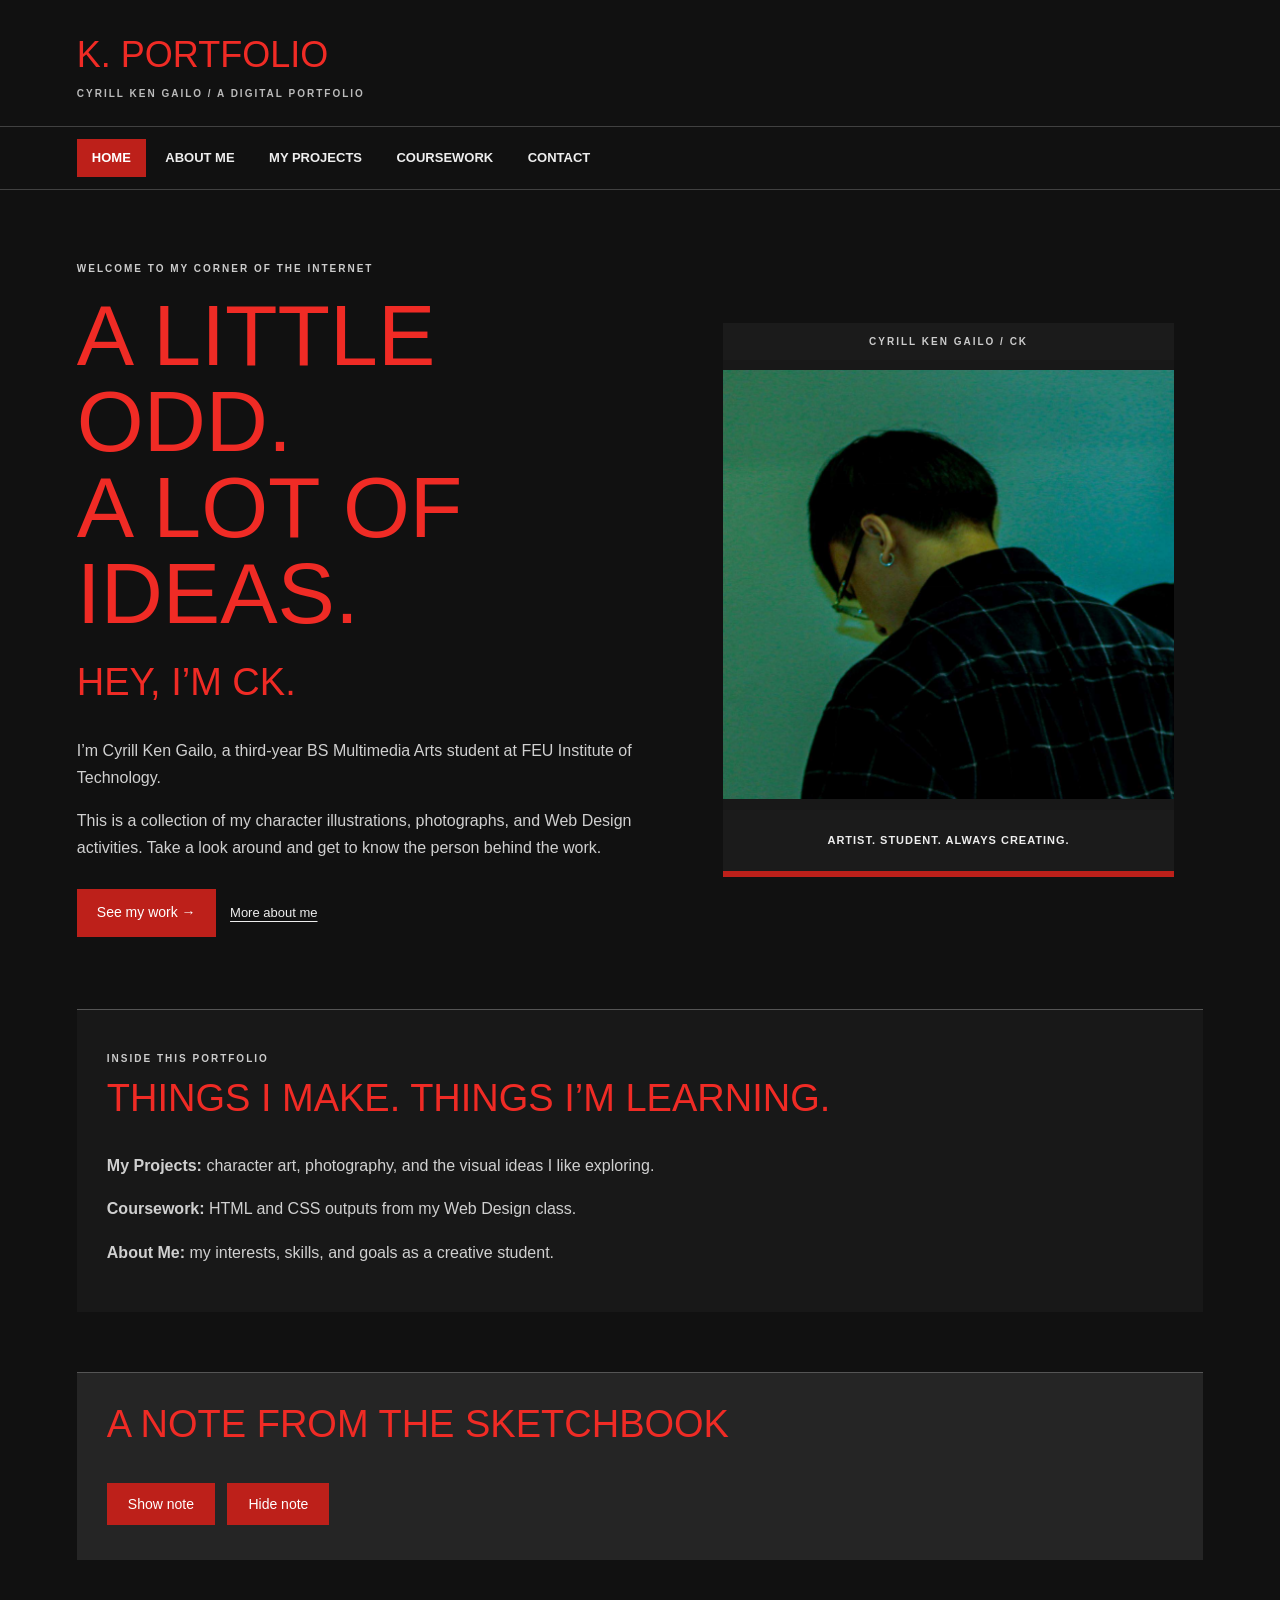
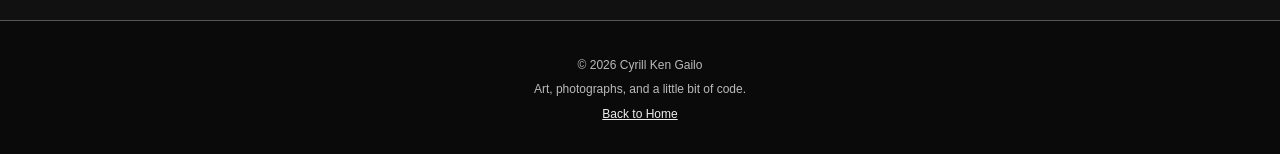
<file: index.html>
<!DOCTYPE html>
<html lang="en">
<head>
    <meta charset="UTF-8">
    <meta name="viewport" content="width=device-width, initial-scale=1.0">
    <title>Home | Cyrill Ken Gailo</title>
    <link rel="stylesheet" href="style.css">
</head>
<body>
    <header>
        <a class="logo" href="index.html">K. PORTFOLIO</a>
        <p>CYRILL KEN GAILO / A DIGITAL PORTFOLIO</p>
    </header>
    <nav aria-label="Main navigation">
            <a class="current" aria-current="page" href="index.html">Home</a>
            <a href="about.html">About Me</a>
            <a href="projects.html">My Projects</a>
            <a href="coursework.html">Coursework</a>
            <a href="contact.html">Contact</a>
    </nav>
    <main>
        <section class="home-text">
            <p class="label">WELCOME TO MY CORNER OF THE INTERNET</p>
            <h1>A LITTLE ODD.<br><span>A LOT OF IDEAS.</span></h1>
            <h2>Hey, I’m CK.</h2>
            <p>I’m Cyrill Ken Gailo, a third-year BS Multimedia Arts student at FEU Institute of Technology.</p>
            <p>This is a collection of my character illustrations, photographs, and Web Design activities. Take a look around and get to know the person behind the work.</p>
            <a class="button" href="projects.html">See my work →</a>
            <a class="plain-link" href="about.html">More about me</a>
        </section>

        <section class="home-picture">
            <p class="label">CYRILL KEN GAILO / CK</p>
            <img src="images/portrait.png" alt="My portrait wearing glasses and a checked shirt">
            <p class="picture-caption">ARTIST. STUDENT. ALWAYS CREATING.</p>
        </section>

        <section class="wide-box">
            <p class="label">INSIDE THIS PORTFOLIO</p>
            <h2>Things I make. Things I’m learning.</h2>
            <p><strong>My Projects:</strong> character art, photography, and the visual ideas I like exploring.</p>
            <p><strong>Coursework:</strong> HTML and CSS outputs from my Web Design class.</p>
            <p><strong>About Me:</strong> my interests, skills, and goals as a creative student.</p>
        </section>

        <section class="wide-box gray-box">
            <h2>A note from the sketchbook</h2>
     
            <p id="note" style="display: none;">I enjoy working across different art forms. This portfolio lets me share the things I create and see how much I improve along the way.</p>
            <button id="show-note" type="button">Show note</button>
            <button id="hide-note" type="button">Hide note</button>
        </section>
    </main>
    <footer>
        <p>&copy; 2026 Cyrill Ken Gailo</p>
        <p>Art, photographs, and a little bit of code.</p>
        <a href="index.html">Back to Home</a>
    </footer>
    <script>
  
        let note = document.querySelector('#note');
        let showButton = document.querySelector('#show-note');
        let hideButton = document.querySelector('#hide-note');

    
        showButton.addEventListener('click', function () {
            note.style.display = 'block';
        });

    
        hideButton.addEventListener('click', function () {
            note.style.display = 'none';
        });
    </script>
</body>
</html>
</file>
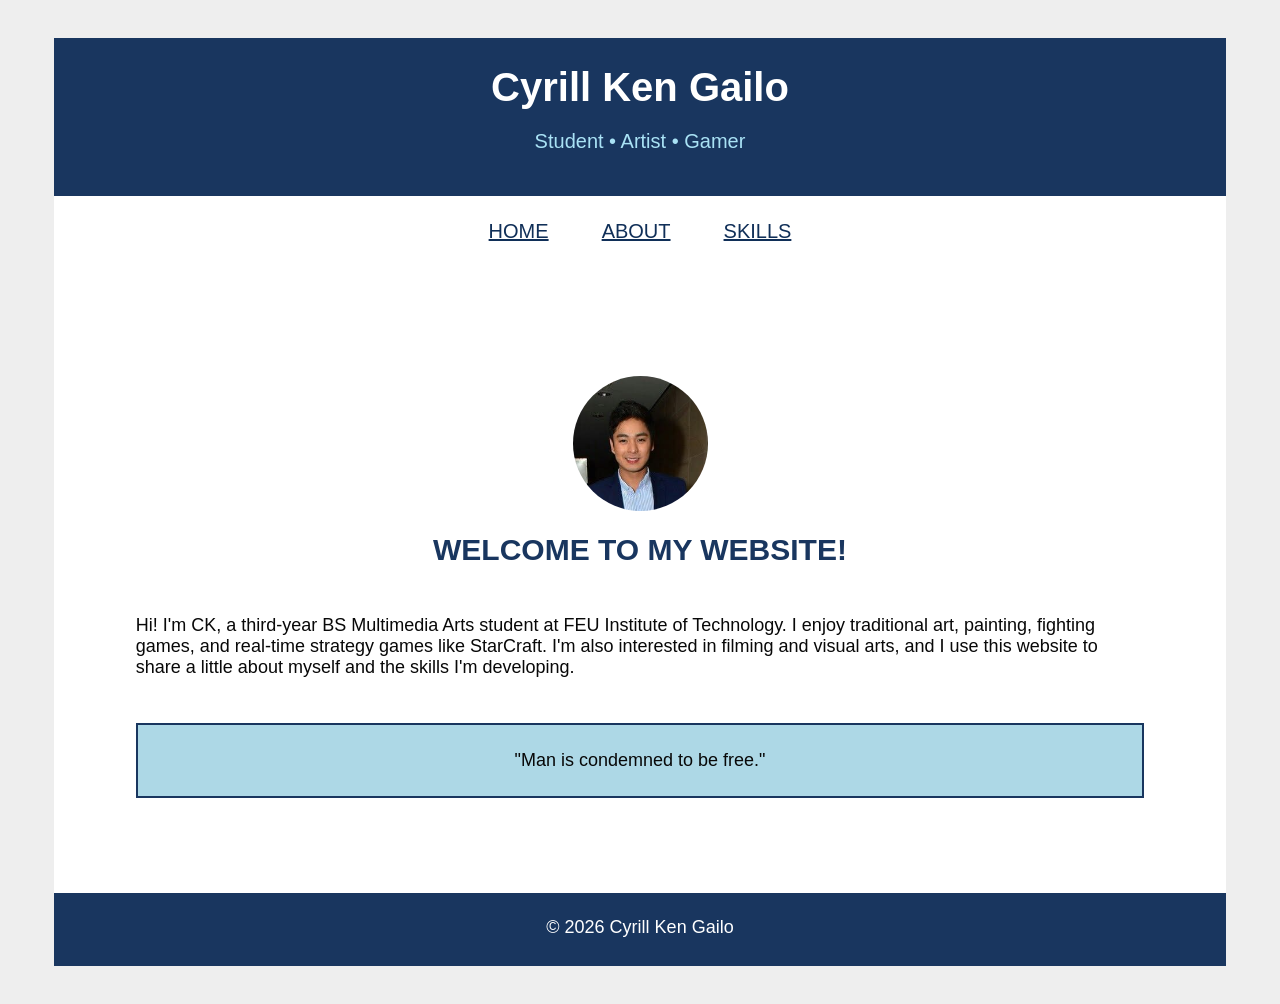
<file: school/personal-website/index.html>
<!DOCTYPE html>
<html lang="en">
<head>
    <meta charset="UTF-8">
    <meta name="viewport" content="width=device-width, initial-scale=1.0">
    <title>Home | Cyrill Ken Gailo</title>
    <link rel="stylesheet" href="style.css">
</head>
<body>
    <div class="website">
        <header>
            <h1>Cyrill Ken Gailo</h1>
            <p class="tagline">Student • Artist • Gamer</p>
        </header>
        <nav>
            <a href="index.html">HOME</a>
            <a href="about.html">ABOUT</a>
            <a href="skills.html">SKILLS</a>
        </nav>
        <main class="home-content">
            <img class="profile-image" src="[data-uri]" alt="Portrait of Cyrill Ken Gailo">
            <h2>WELCOME TO MY WEBSITE!</h2>
            <p class="intro">Hi! I'm CK, a third-year BS Multimedia Arts student at FEU Institute of Technology. I enjoy traditional art, painting, fighting games, and real-time strategy games like StarCraft. I'm also interested in filming and visual arts, and I use this website to share a little about myself and the skills I'm developing.</p>
            <blockquote>"Man is condemned to be free."</blockquote>
        </main>
        <footer><p>&copy; 2026 Cyrill Ken Gailo</p></footer>
    </div>
</body>
</html>
</file>
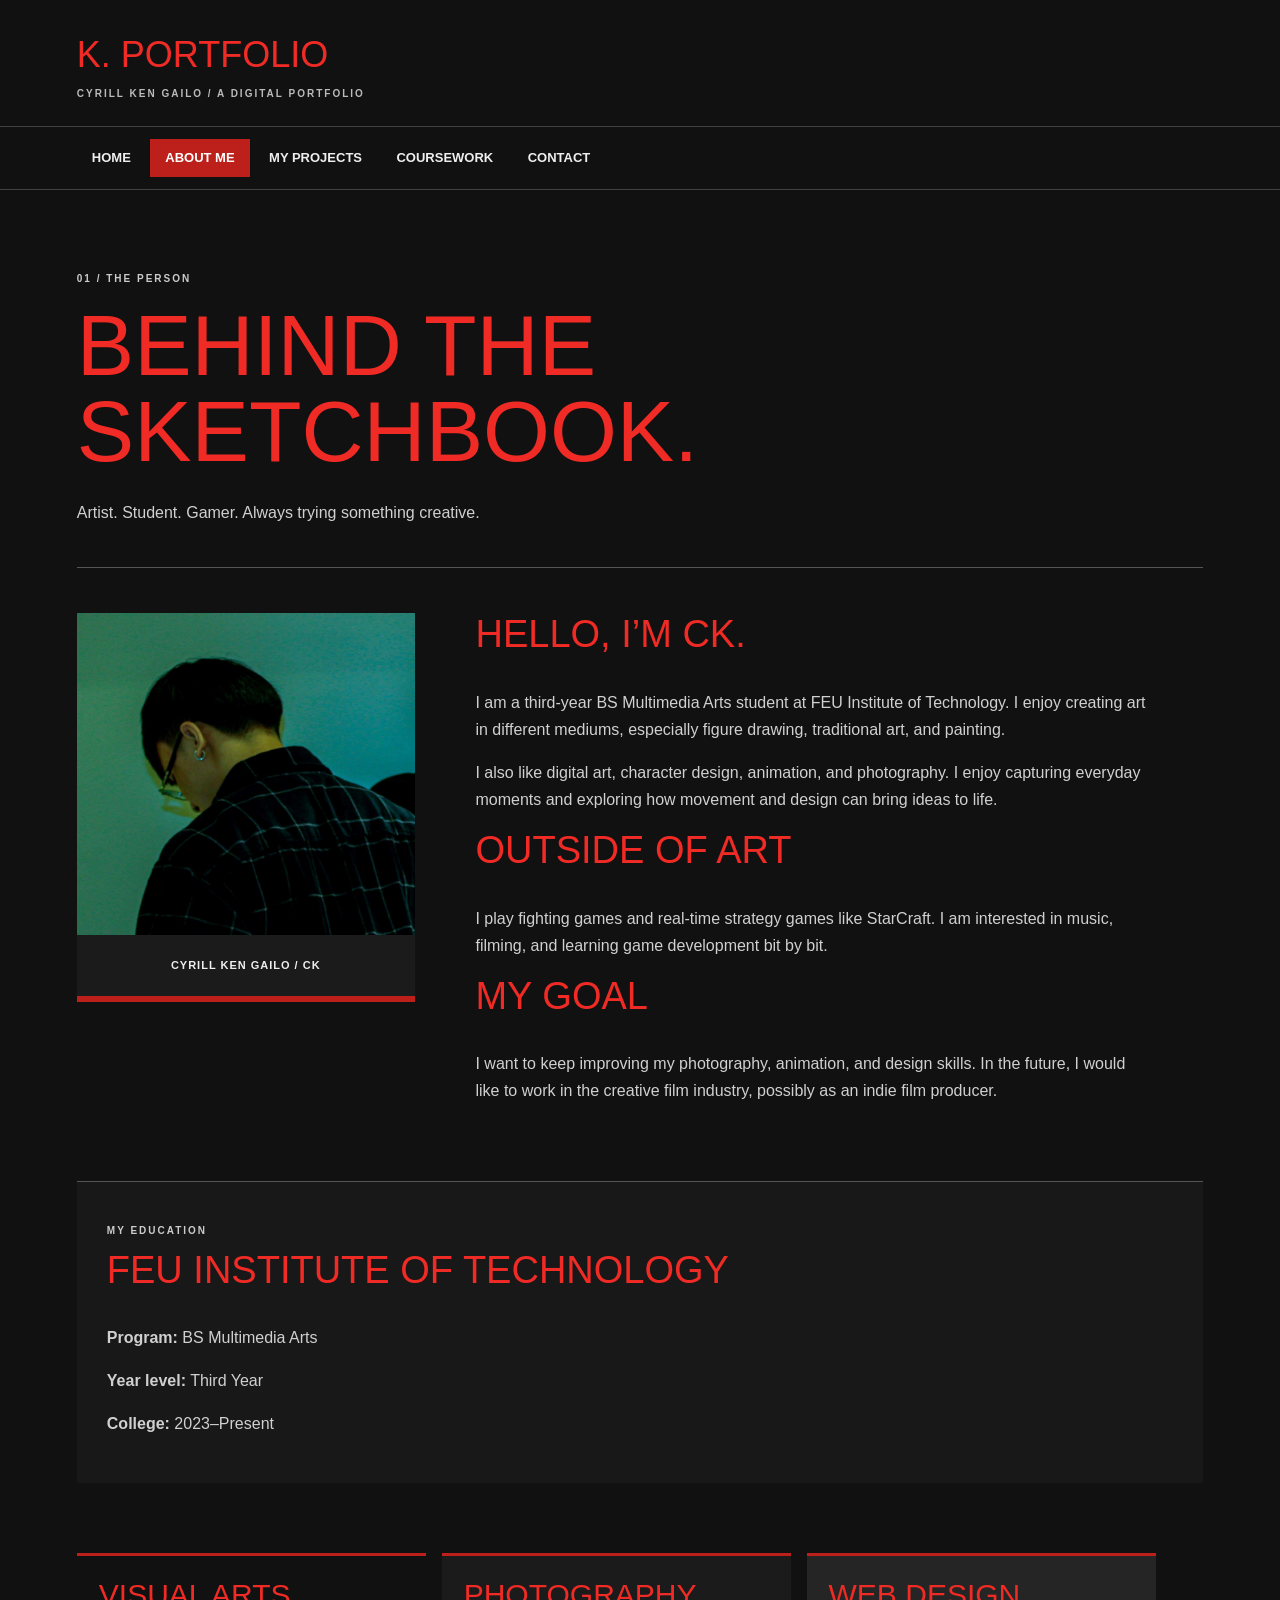
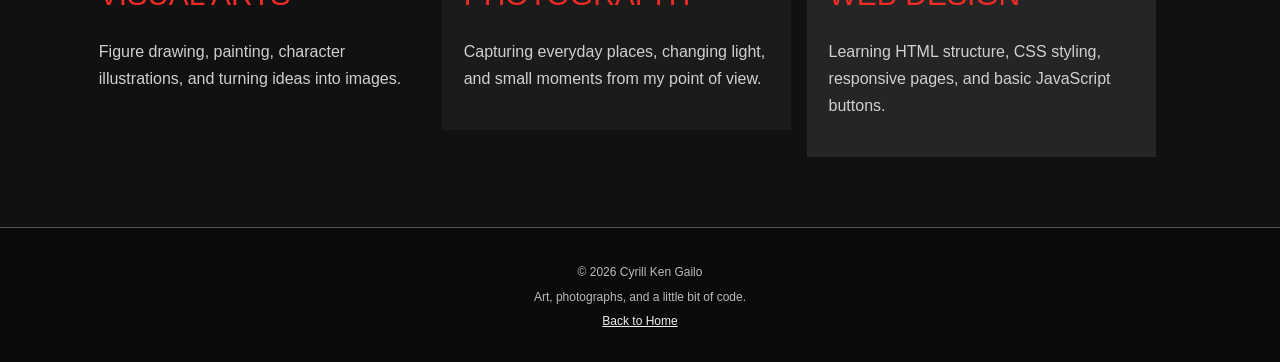
<file: about.html>
<!DOCTYPE html>
<html lang="en">
<head>
    <meta charset="UTF-8">
    <meta name="viewport" content="width=device-width, initial-scale=1.0">
    <title>About Me | Cyrill Ken Gailo</title>
    <link rel="stylesheet" href="style.css">
</head>
<body>
    <header>
        <a class="logo" href="index.html">K. PORTFOLIO</a>
        <p>CYRILL KEN GAILO / A DIGITAL PORTFOLIO</p>
    </header>
    <nav aria-label="Main navigation">
            <a href="index.html">Home</a>
            <a class="current" aria-current="page" href="about.html">About Me</a>
            <a href="projects.html">My Projects</a>
            <a href="coursework.html">Coursework</a>
            <a href="contact.html">Contact</a>
    </nav>
    <main>
        <section class="page-heading">
            <p class="label">01 / THE PERSON</p>
            <h1>BEHIND THE<br><span>SKETCHBOOK.</span></h1>
            <p>Artist. Student. Gamer. Always trying something creative.</p>
        </section>

        <section class="about-photo">
            <img src="images/portrait.png" alt="Portrait of Cyrill Ken Gailo">
            <p class="picture-caption">CYRILL KEN GAILO / CK</p>
        </section>

        <section class="about-text">
            <h2>Hello, I’m CK.</h2>
            <p>I am a third-year BS Multimedia Arts student at FEU Institute of Technology. I enjoy creating art in different mediums, especially figure drawing, traditional art, and painting.</p>
            <p>I also like digital art, character design, animation, and photography. I enjoy capturing everyday moments and exploring how movement and design can bring ideas to life.</p>
            <h2>Outside of art</h2>
            <p>I play fighting games and real-time strategy games like StarCraft. I am interested in music, filming, and learning game development bit by bit.</p>
            <h2>My goal</h2>
            <p>I want to keep improving my photography, animation, and design skills. In the future, I would like to work in the creative film industry, possibly as an indie film producer.</p>
        </section>

        <section class="wide-box">
            <p class="label">MY EDUCATION</p>
            <h2>FEU Institute of Technology</h2>
            <p><strong>Program:</strong> BS Multimedia Arts</p>
            <p><strong>Year level:</strong> Third Year</p>
            <p><strong>College:</strong> 2023–Present</p>
        </section>

        <section class="small-card">
            <h2>Visual Arts</h2>
            <p>Figure drawing, painting, character illustrations, and turning ideas into images.</p>
        </section>
        <section class="small-card dark-box">
            <h2>Photography</h2>
            <p>Capturing everyday places, changing light, and small moments from my point of view.</p>
        </section>
        <section class="small-card gray-box">
            <h2>Web Design</h2>
            <p>Learning HTML structure, CSS styling, responsive pages, and basic JavaScript buttons.</p>
        </section>
    </main>
    <footer>
        <p>&copy; 2026 Cyrill Ken Gailo</p>
        <p>Art, photographs, and a little bit of code.</p>
        <a href="index.html">Back to Home</a>
    </footer>

</body>
</html>
</file>
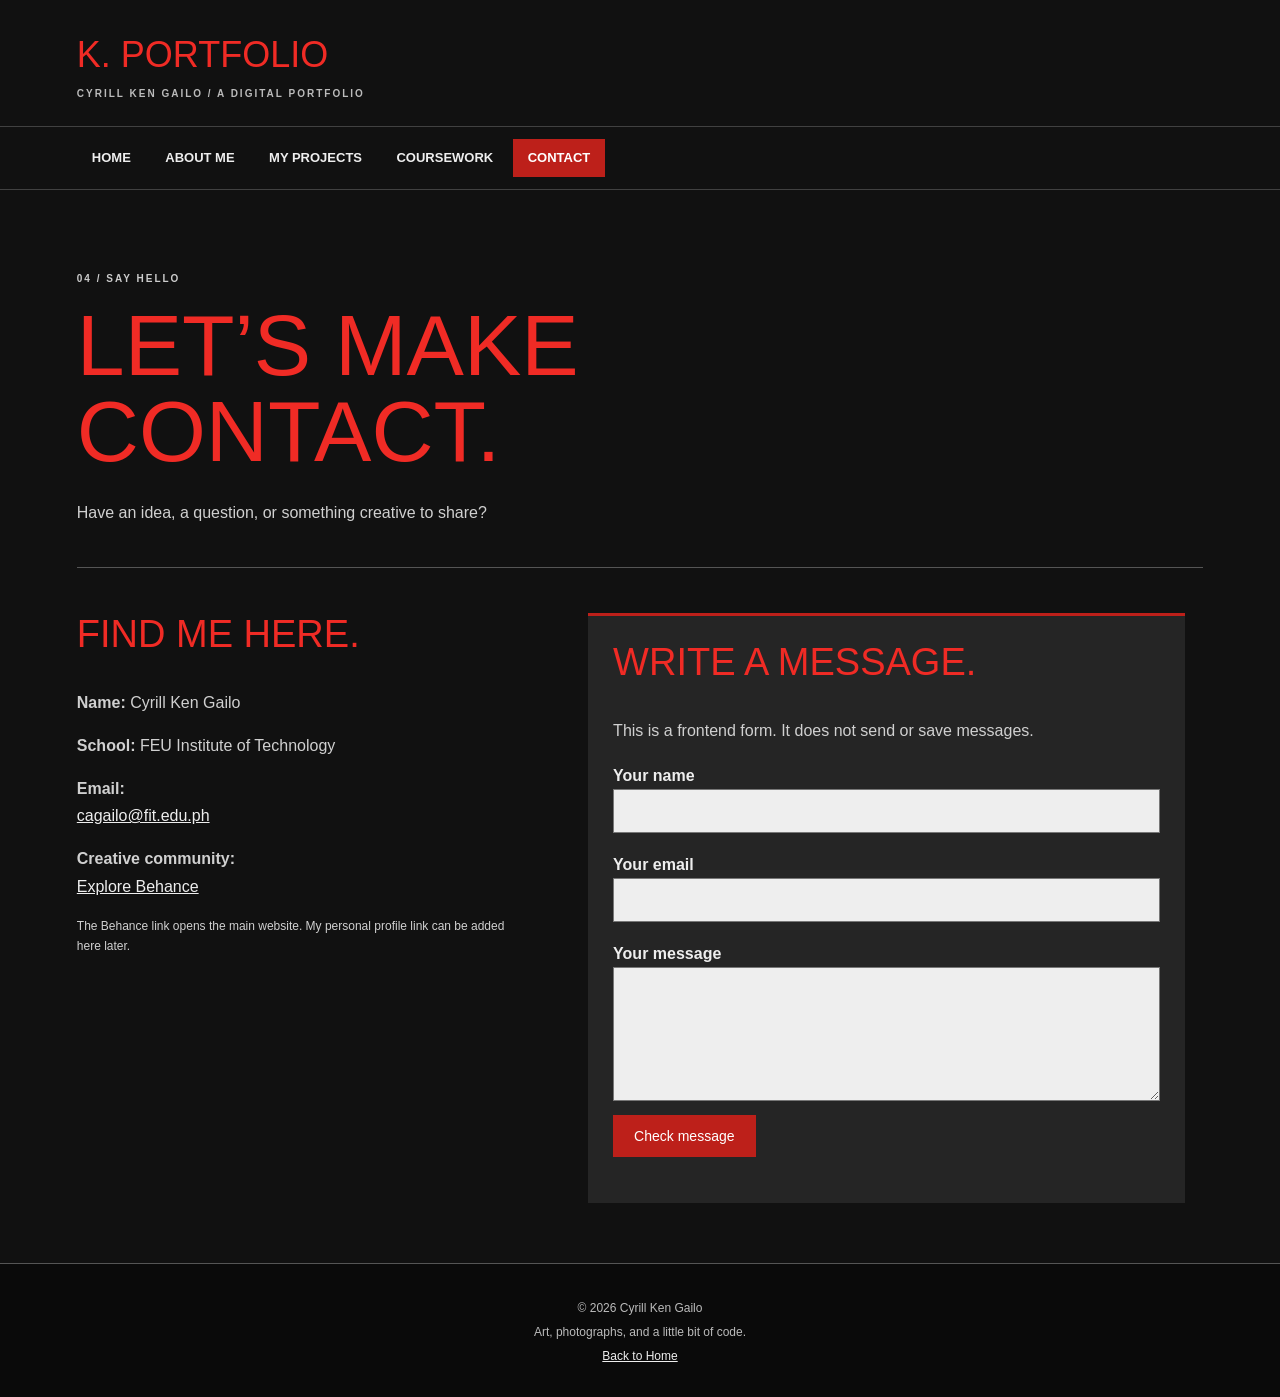
<file: contact.html>
<!DOCTYPE html>
<html lang="en">
<head>
    <meta charset="UTF-8">
    <meta name="viewport" content="width=device-width, initial-scale=1.0">
    <title>Contact | Cyrill Ken Gailo</title>
    <link rel="stylesheet" href="style.css">
</head>
<body>
    <header>
        <a class="logo" href="index.html">K. PORTFOLIO</a>
        <p>CYRILL KEN GAILO / A DIGITAL PORTFOLIO</p>
    </header>
    <nav aria-label="Main navigation">
            <a href="index.html">Home</a>
            <a href="about.html">About Me</a>
            <a href="projects.html">My Projects</a>
            <a href="coursework.html">Coursework</a>
            <a class="current" aria-current="page" href="contact.html">Contact</a>
    </nav>
    <main>
        <section class="page-heading">
            <p class="label">04 / SAY HELLO</p>
            <h1>LET’S MAKE<br><span>CONTACT.</span></h1>
            <p>Have an idea, a question, or something creative to share?</p>
        </section>

        <section class="contact-info">
            <h2>Find me here.</h2>
            <p><strong>Name:</strong> Cyrill Ken Gailo</p>
            <p><strong>School:</strong> FEU Institute of Technology</p>
            <p><strong>Email:</strong><br><a href="mailto:cagailo@fit.edu.ph">cagailo@fit.edu.ph</a></p>
            <p><strong>Creative community:</strong><br><a href="https://www.behance.net/">Explore Behance</a></p>
            <p class="small-text">The Behance link opens the main website. My personal profile link can be added here later.</p>
        </section>

        <section class="contact-form">
            <h2>Write a message.</h2>
            <p>This is a frontend form. It does not send or save messages.</p>
            <form id="contact-form">
                <label for="name">Your name</label>
                <input id="name" type="text" name="name" required>

                <label for="email">Your email</label>
                <input id="email" type="email" name="email" required>

                <label for="message">Your message</label>
                <textarea id="message" name="message" rows="6" required></textarea>

                <button type="submit">Check message</button>
            </form>
            <p id="form-message" role="status"></p>
        </section>
    </main>
    <footer>
        <p>&copy; 2026 Cyrill Ken Gailo</p>
        <p>Art, photographs, and a little bit of code.</p>
        <a href="index.html">Back to Home</a>
    </footer>
    <script>
    
        let contactForm = document.querySelector('#contact-form');
        let formMessage = document.querySelector('#form-message');

        contactForm.addEventListener('submit', function (event) {
          
            event.preventDefault();
            formMessage.textContent = 'Your form is complete.';
        });
    </script>
</body>
</html>
</file>
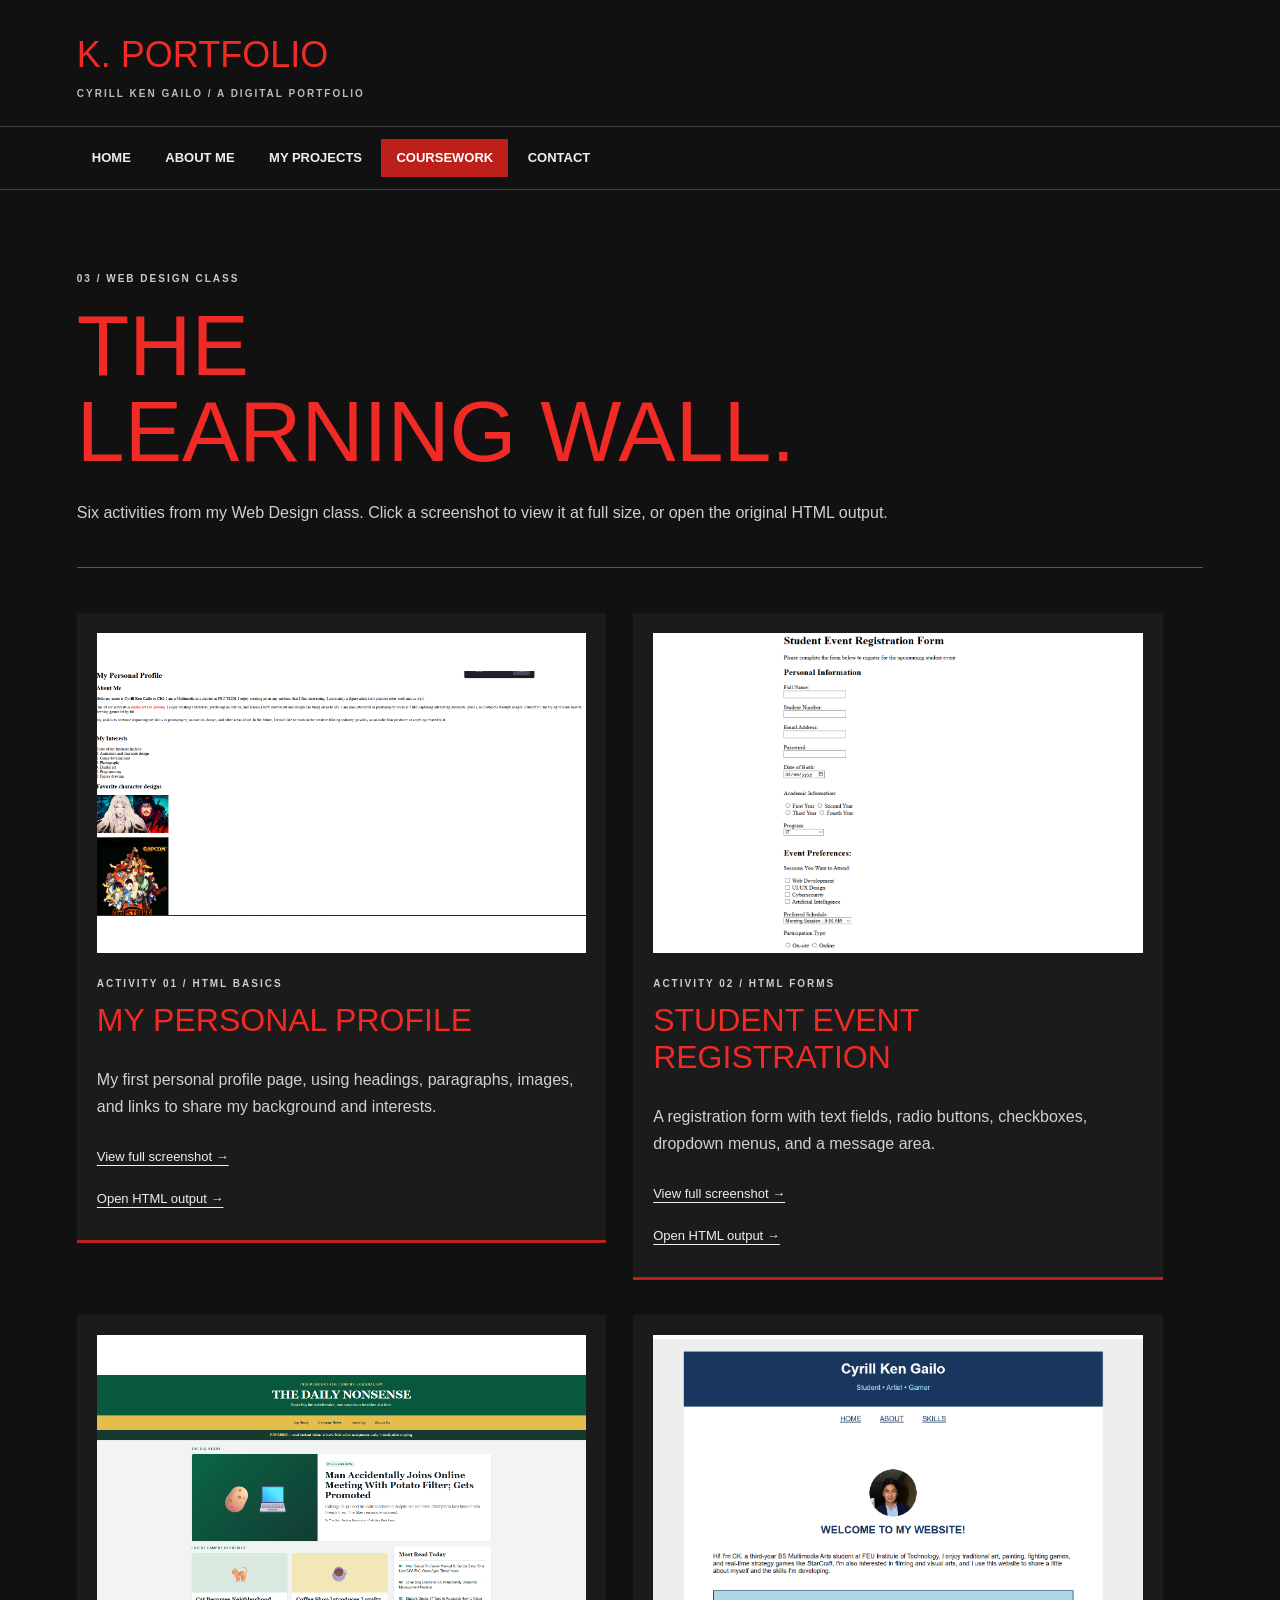
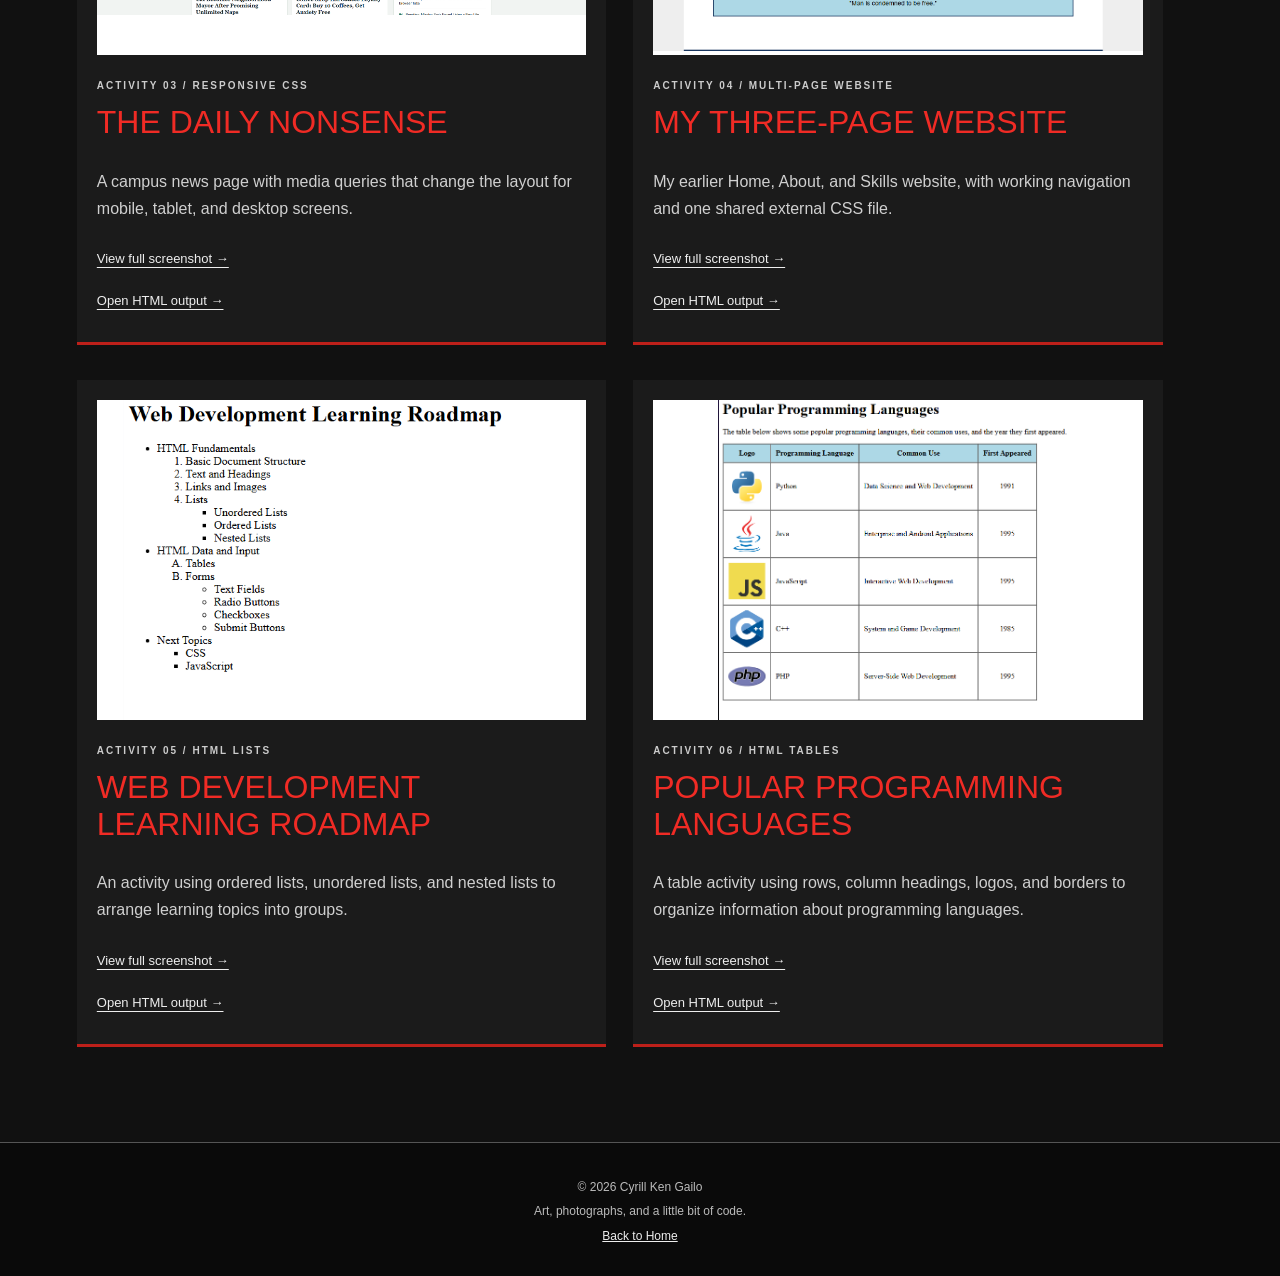
<file: coursework.html>
<!DOCTYPE html>
<html lang="en">
<head>
    <meta charset="UTF-8">
    <meta name="viewport" content="width=device-width, initial-scale=1.0">
    <title>Web Design Coursework | Cyrill Ken Gailo</title>
    <link rel="stylesheet" href="style.css">
</head>
<body>
    <header>
        <a class="logo" href="index.html">K. PORTFOLIO</a>
        <p>CYRILL KEN GAILO / A DIGITAL PORTFOLIO</p>
    </header>
    <nav aria-label="Main navigation">
            <a href="index.html">Home</a>
            <a href="about.html">About Me</a>
            <a href="projects.html">My Projects</a>
            <a class="current" aria-current="page" href="coursework.html">Coursework</a>
            <a href="contact.html">Contact</a>
    </nav>
    <main>
        <section class="page-heading">
            <p class="label">03 / WEB DESIGN CLASS</p>
            <h1>THE<br><span>LEARNING WALL.</span></h1>
            <p>Six activities from my Web Design class. Click a screenshot to view it at full size, or open the original HTML output.</p>
        </section>

        <!-- Screenshots are ordinary images. Click one to see the full picture. -->
        <section class="course-card">
            <a href="images/school-profile.png">
                <img class="course-screenshot" src="images/school-profile.png" alt="Screenshot of my My Personal Profile activity">
            </a>
            <p class="label">ACTIVITY 01 / HTML BASICS</p>
            <h2>My Personal Profile</h2>
            <p>My first personal profile page, using headings, paragraphs, images, and links to share my background and interests.</p>
            <a class="plain-link" href="images/school-profile.png">View full screenshot →</a>
            <br>
            <a class="plain-link" href="school/profile.html">Open HTML output →</a>
        </section>

        <section class="course-card">
            <a href="images/school-registration.png">
                <img class="course-screenshot" src="images/school-registration.png" alt="Screenshot of my Student Event Registration activity">
            </a>
            <p class="label">ACTIVITY 02 / HTML FORMS</p>
            <h2>Student Event Registration</h2>
            <p>A registration form with text fields, radio buttons, checkboxes, dropdown menus, and a message area.</p>
            <a class="plain-link" href="images/school-registration.png">View full screenshot →</a>
            <br>
            <a class="plain-link" href="school/registration.html">Open HTML output →</a>
        </section>

        <section class="course-card">
            <a href="images/school-responsive.png">
                <img class="course-screenshot" src="images/school-responsive.png" alt="Screenshot of my The Daily Nonsense activity">
                </a>
            <p class="label">ACTIVITY 03 / RESPONSIVE CSS</p>
             <h2>The Daily Nonsense</h2>
            <p>A campus news page with media queries that change the layout for mobile, tablet, and desktop screens.</p>
              <a class="plain-link" href="images/school-responsive.png">View full screenshot →</a>
            <br>
               <a class="plain-link" href="school/responsive.html">Open HTML output →</a>
        </section>

        <section class="course-card">
            <a href="images/school-website.png">
                <img class="course-screenshot" src="images/school-website.png" alt="Screenshot of my My Three-Page Website activity">
            </a>
            <p class="label">ACTIVITY 04 / MULTI-PAGE WEBSITE</p>
                <h2>My Three-Page Website</h2>
                    <p>My earlier Home, About, and Skills website, with working navigation and one shared external CSS file.</p>
                    <a class="plain-link" href="images/school-website.png">View full screenshot →</a>
                    <br>
                     <a class="plain-link" href="school/personal-website/index.html">Open HTML output →</a>
        </section>

        <section class="course-card">
            <a href="images/school-lists.png">
                <img class="course-screenshot" src="images/school-lists.png" alt="Screenshot of my Web Development Learning Roadmap activity">
            </a>
            <p class="label">ACTIVITY 05 / HTML LISTS</p>
            <h2>Web Development Learning Roadmap</h2>
            <p>An activity using ordered lists, unordered lists, and nested lists to arrange learning topics into groups.</p>
            <a class="plain-link" href="images/school-lists.png">View full screenshot →</a>
            <br>
            <a class="plain-link" href="school/lists.html">Open HTML output →</a>
        </section>

        <section class="course-card">
            <a href="images/school-table.png">
                <img class="course-screenshot" src="images/school-table.png" alt="Screenshot of my Popular Programming Languages activity">
            </a>
            <p class="label">ACTIVITY 06 / HTML TABLES</p>
            <h2>Popular Programming Languages</h2>
            <p>A table activity using rows, column headings, logos, and borders to organize information about programming languages.</p>
            <a class="plain-link" href="images/school-table.png">View full screenshot →</a>
            <br>
            <a class="plain-link" href="school/table.html">Open HTML output →</a>
        </section>

    </main>
    <footer>
        <p>&copy; 2026 Cyrill Ken Gailo</p>
        <p>Art, photographs, and a little bit of code.</p>
        <a href="index.html">Back to Home</a>
    </footer>

</body>
</html>
</file>
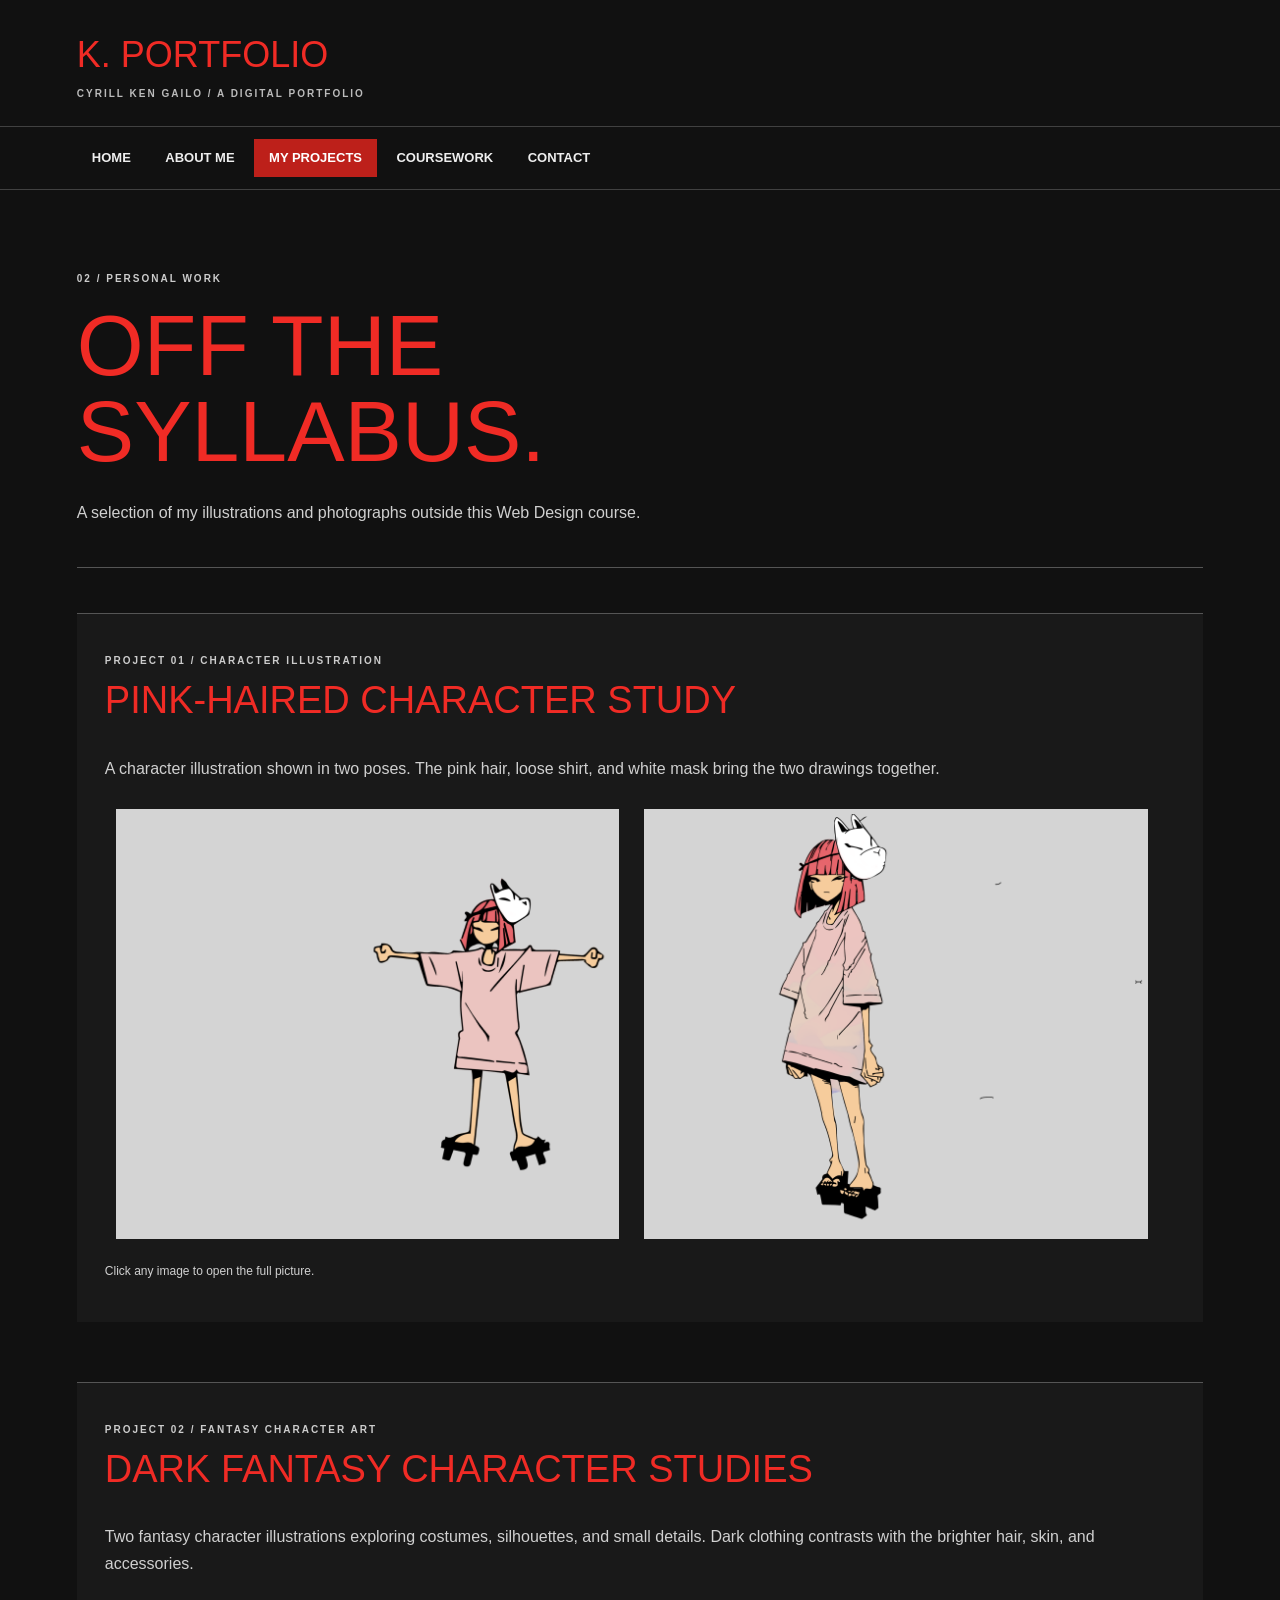
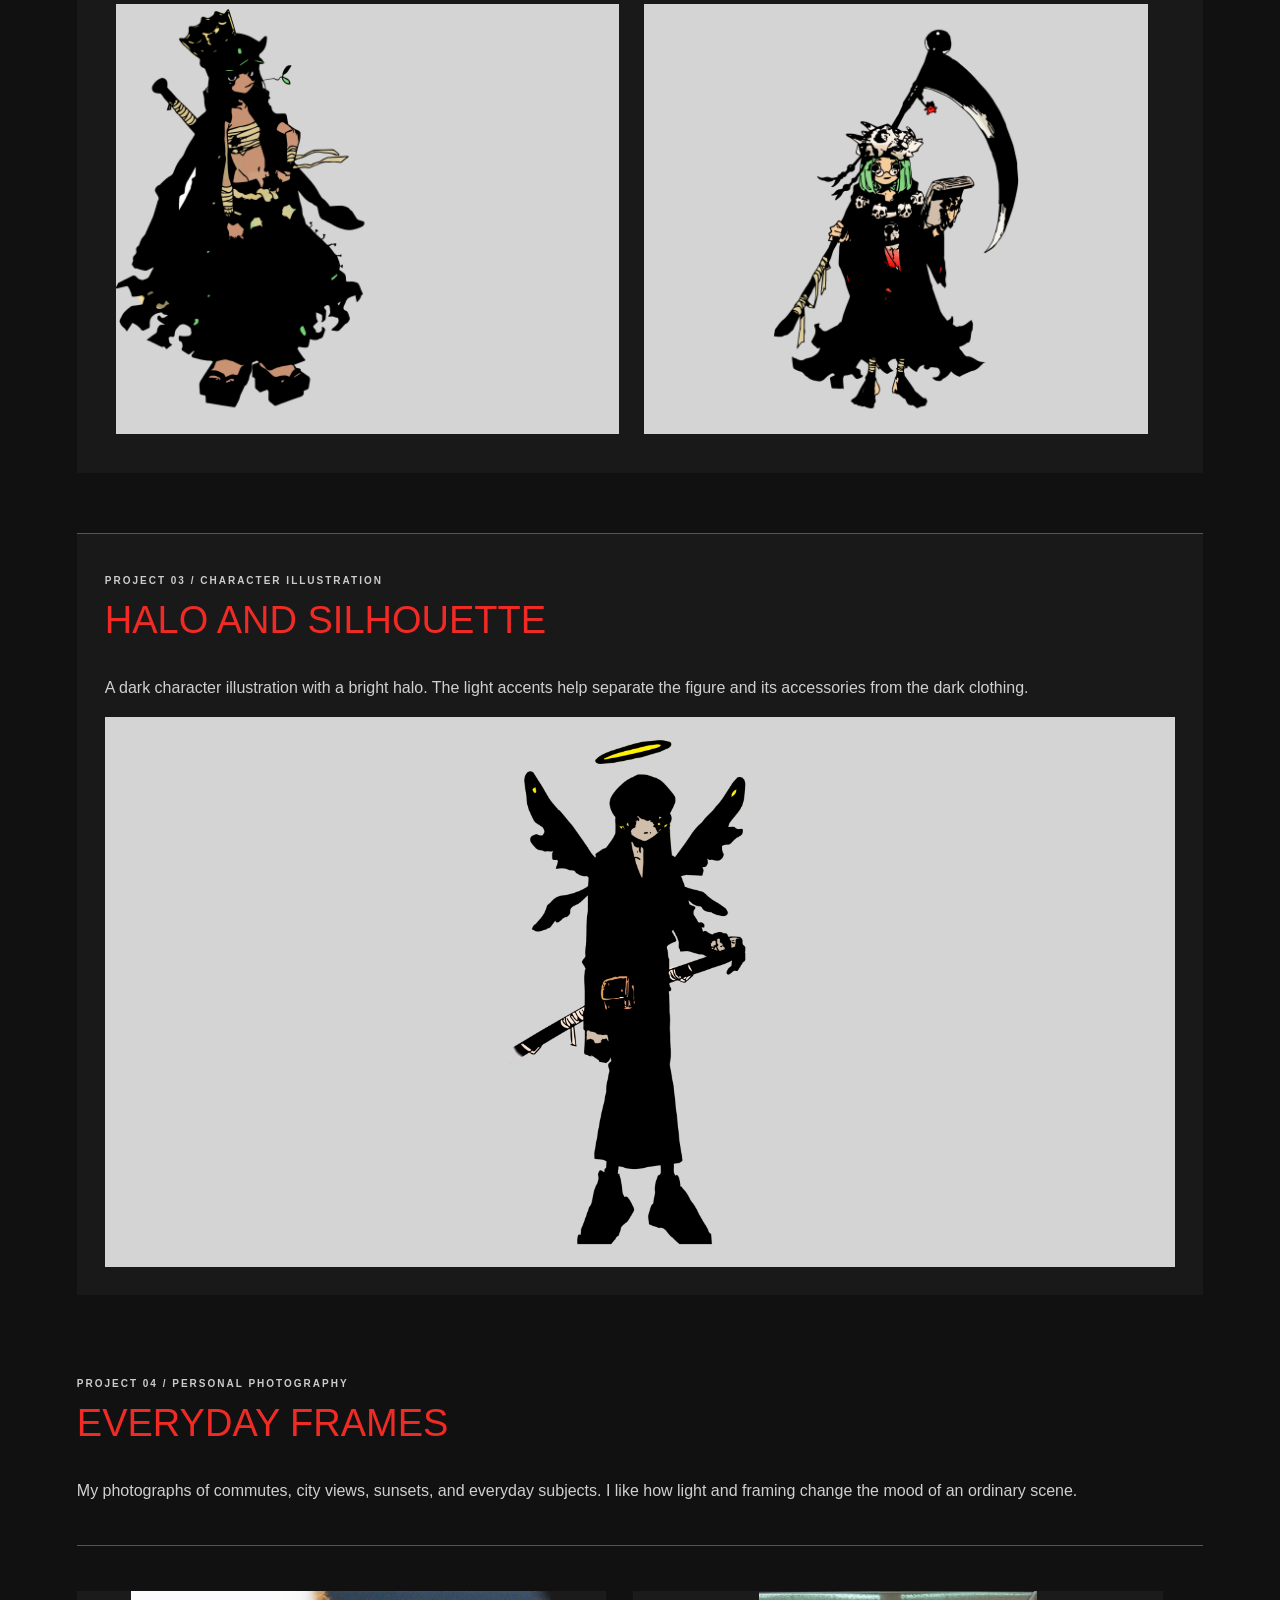
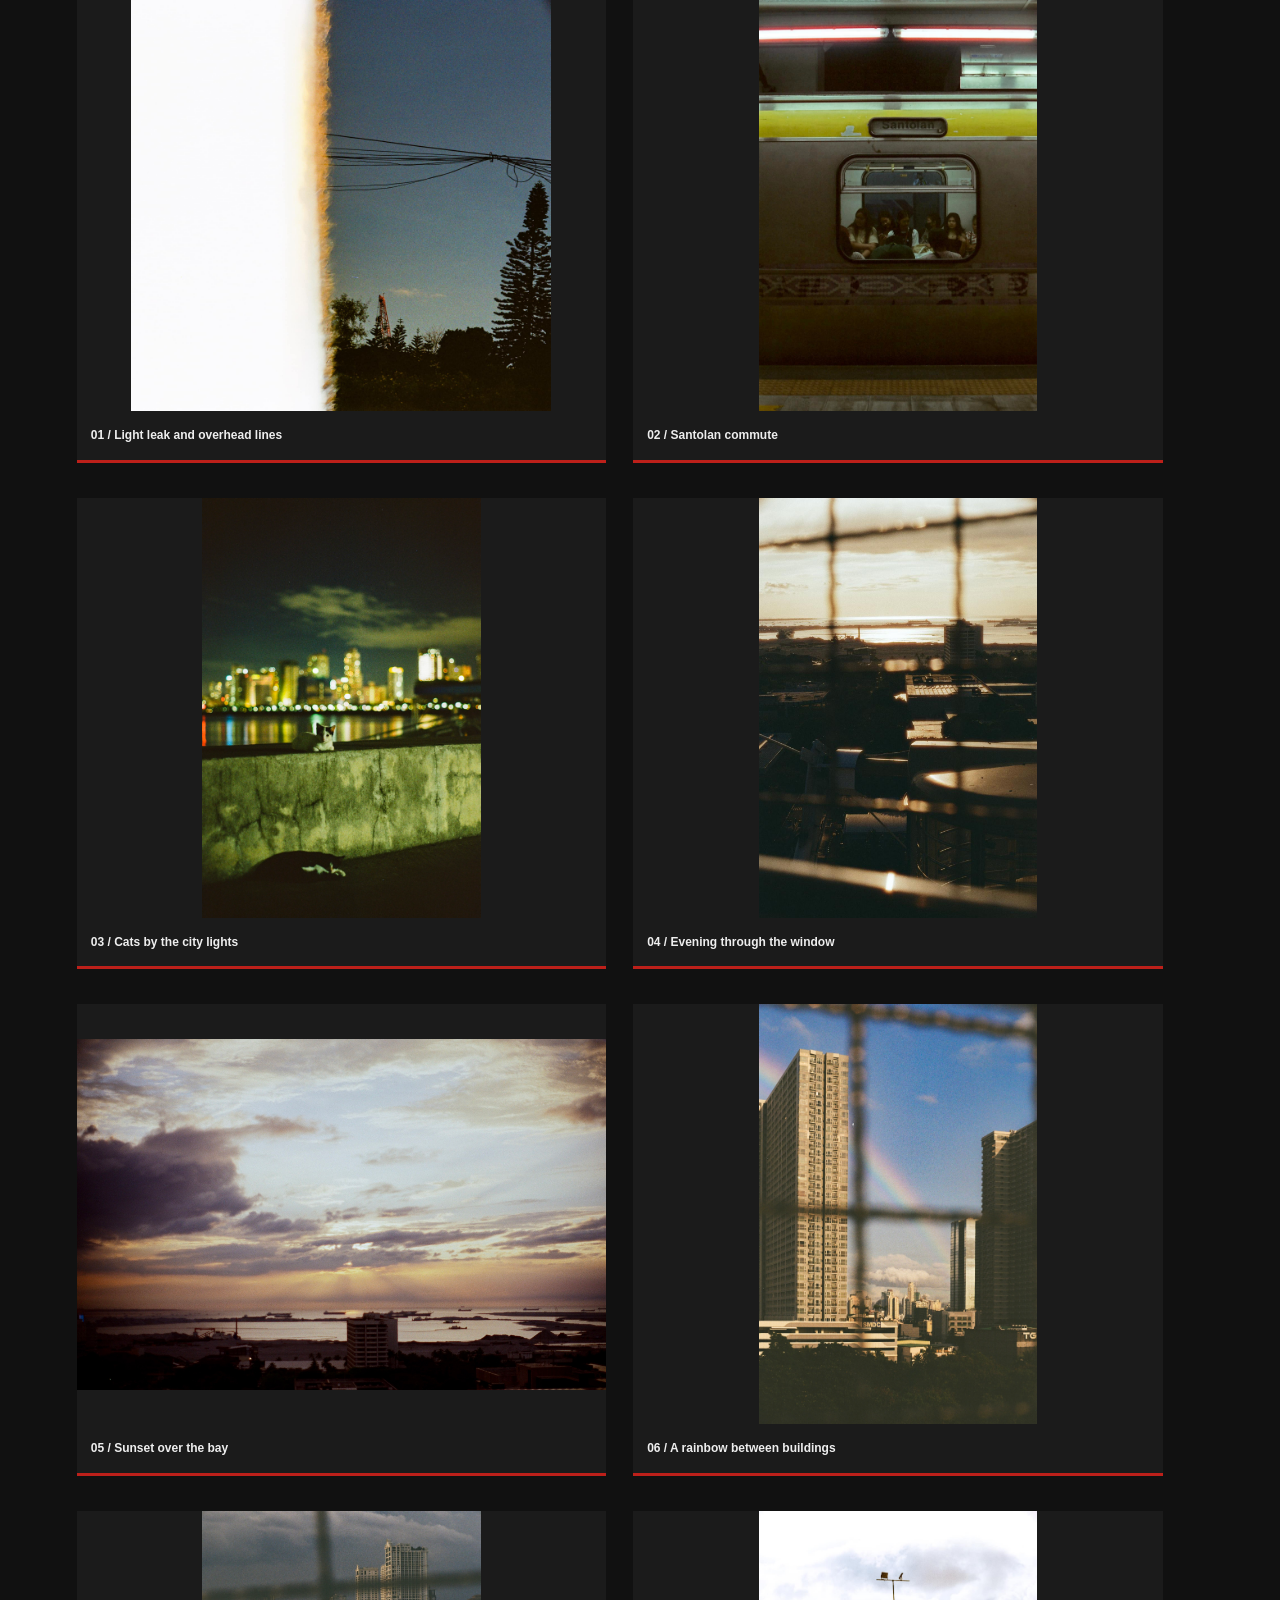
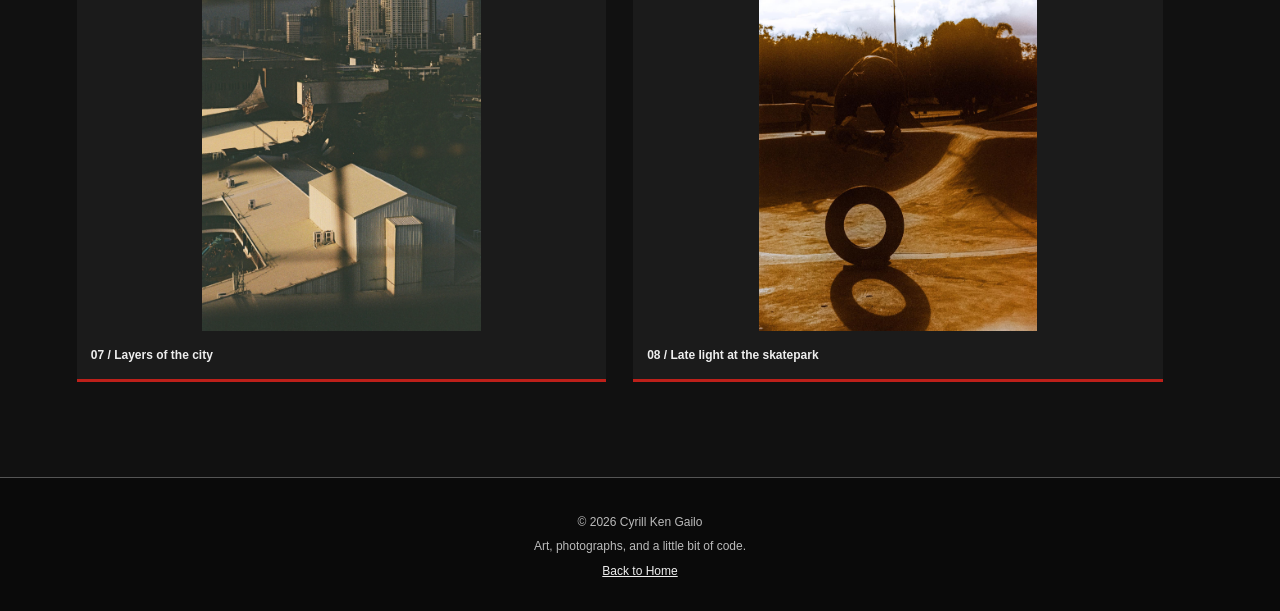
<file: projects.html>
<!DOCTYPE html>
<html lang="en">
<head>
    <meta charset="UTF-8">
    <meta name="viewport" content="width=device-width, initial-scale=1.0">
    <title>My Projects | Cyrill Ken Gailo</title>
    <link rel="stylesheet" href="style.css">
</head>
<body>
    <header>
        <a class="logo" href="index.html">K. PORTFOLIO</a>
        <p>CYRILL KEN GAILO / A DIGITAL PORTFOLIO</p>
    </header>
    <nav aria-label="Main navigation">
            <a href="index.html">Home</a>
            <a href="about.html">About Me</a>
            <a class="current" aria-current="page" href="projects.html">My Projects</a>
            <a href="coursework.html">Coursework</a>
            <a href="contact.html">Contact</a>
    </nav>
    <main>
        <section class="page-heading">
            <p class="label">02 / PERSONAL WORK</p>
            <h1>OFF THE<br><span>SYLLABUS.</span></h1>
            <p>A selection of my illustrations and photographs outside this Web Design course.</p>
        </section>

        <section class="project-box">
            <p class="label">PROJECT 01 / CHARACTER ILLUSTRATION</p>
            <h2>Pink-haired character study</h2>
            <p>A character illustration shown in two poses. The pink hair, loose shirt, and white mask bring the two drawings together.</p>
            <a href="images/mask-1.png"><img class="art-image" src="images/mask-1.png" alt="My pink-haired character with arms extended and a white mask"></a>
            <a href="images/mask-2.png"><img class="art-image" src="images/mask-2.png" alt="My pink-haired character in a standing pose"></a>
            <p class="small-text">Click any image to open the full picture.</p>
        </section>

        <section class="project-box gray-box">
            <p class="label">PROJECT 02 / FANTASY CHARACTER ART</p>
            <h2>Dark fantasy character studies</h2>
            <p>Two fantasy character illustrations exploring costumes, silhouettes, and small details. Dark clothing contrasts with the brighter hair, skin, and accessories.</p>
            <a href="images/witch-1.png"><img class="art-image" src="images/witch-1.png" alt="My dark fantasy character with a tall hat and layered costume"></a>
            <a href="images/witch-2.png"><img class="art-image" src="images/witch-2.png" alt="My green-haired fantasy character holding a book and a scythe"></a>
        </section>

        <section class="project-box">
            <p class="label">PROJECT 03 / CHARACTER ILLUSTRATION</p>
            <h2>Halo and silhouette</h2>
            <p>A dark character illustration with a bright halo. The light accents help separate the figure and its accessories from the dark clothing.</p>
            <a href="images/entity.png"><img class="single-art" src="images/entity.png" alt="My black-clad character with a yellow halo and wing-like shapes"></a>
        </section>

        <section class="page-heading">
            <p class="label">PROJECT 04 / PERSONAL PHOTOGRAPHY</p>
            <h2>Everyday frames</h2>
            <p>My photographs of commutes, city views, sunsets, and everyday subjects. I like how light and framing change the mood of an ordinary scene.</p>
        </section>

        <figure class="photo-card">
            <a href="images/light-leak.jpg"><img src="images/light-leak.jpg" alt="Bright light leak beside trees and overhead wires"></a>
            <figcaption>01 / Light leak and overhead lines</figcaption>
        </figure>
        <figure class="photo-card">
            <a href="images/santolan.jpg"><img src="images/santolan.jpg" alt="Train doors with a Santolan sign and passengers visible through a window"></a>
            <figcaption>02 / Santolan commute</figcaption>
        </figure>
        <figure class="photo-card">
            <a href="images/night-cats.jpg"><img src="images/night-cats.jpg" alt="Cats beside the water with blurred city lights behind them at night"></a>
            <figcaption>03 / Cats by the city lights</figcaption>
        </figure>
        <figure class="photo-card">
            <a href="images/window-sunset.jpg"><img src="images/window-sunset.jpg" alt="Warm evening light over rooftops seen through a window grille"></a>
            <figcaption>04 / Evening through the window</figcaption>
        </figure>
        <figure class="photo-card">
            <a href="images/bay-sunset.jpg"><img src="images/bay-sunset.jpg" alt="Wide sunset view of the bay with ships and buildings"></a>
            <figcaption>05 / Sunset over the bay</figcaption>
        </figure>
        <figure class="photo-card">
            <a href="images/city-rainbow.jpg"><img src="images/city-rainbow.jpg" alt="A faint rainbow between city buildings seen through a window grille"></a>
            <figcaption>06 / A rainbow between buildings</figcaption>
        </figure>
        <figure class="photo-card">
            <a href="images/city-buildings.jpg"><img src="images/city-buildings.jpg" alt="Tall city buildings and rooftops under a cloudy sky"></a>
            <figcaption>07 / Layers of the city</figcaption>
        </figure>
        <figure class="photo-card">
            <a href="images/skatepark.jpg"><img src="images/skatepark.jpg" alt="A skateboarder and a tire in warm light at a skatepark"></a>
            <figcaption>08 / Late light at the skatepark</figcaption>
        </figure>
    </main>
    <footer>
        <p>&copy; 2026 Cyrill Ken Gailo</p>
        <p>Art, photographs, and a little bit of code.</p>
        <a href="index.html">Back to Home</a>
    </footer>

</body>
</html>
</file>
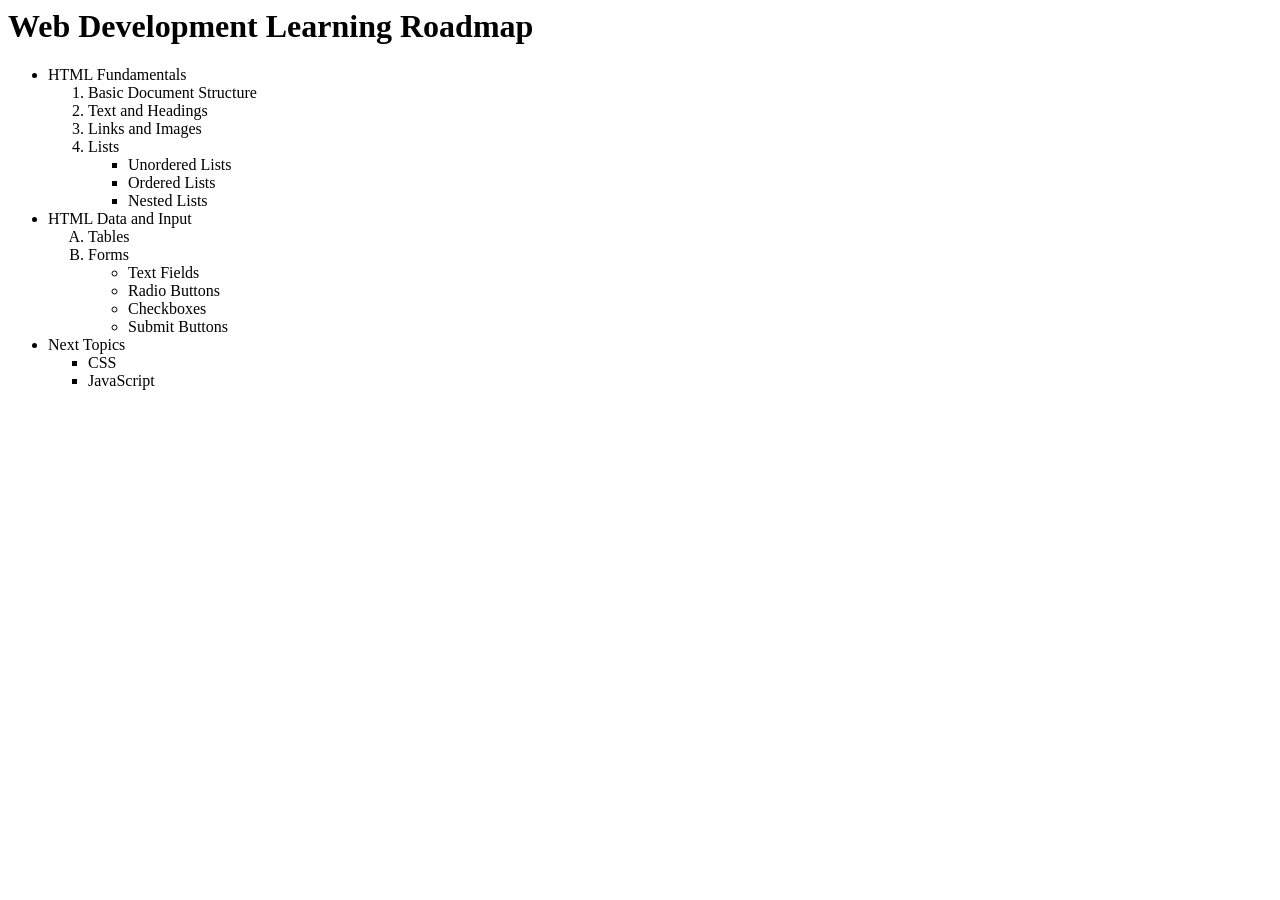
<file: school/lists.html>
<html>
<head>
    <title>Web Development Learning Roadmap</title>
</head>

<body>

    <h1>Web Development Learning Roadmap</h1>

    <ul type="disc">
        <li>HTML Fundamentals
            <ol type="1">
                <li>Basic Document Structure</li>
                <li>Text and Headings</li>
                <li>Links and Images</li>
                <li>Lists
                    <ul type="square">
                        <li>Unordered Lists</li>
                        <li>Ordered Lists</li>
                        <li>Nested Lists</li>
                    </ul>
                </li>
            </ol>
        </li>

        <li>HTML Data and Input
            <ol type="A">
                <li>Tables</li>
                <li>Forms
                    <ul type="circle">
                        <li>Text Fields</li>
                        <li>Radio Buttons</li>
                        <li>Checkboxes</li>
                        <li>Submit Buttons</li>
                    </ul>
                </li>
            </ol>
        </li>

        <li>Next Topics
            <ul type="square">
                <li>CSS</li>
                <li>JavaScript</li>
            </ul>
        </li>
    </ul>

</body>
</html>
</file>
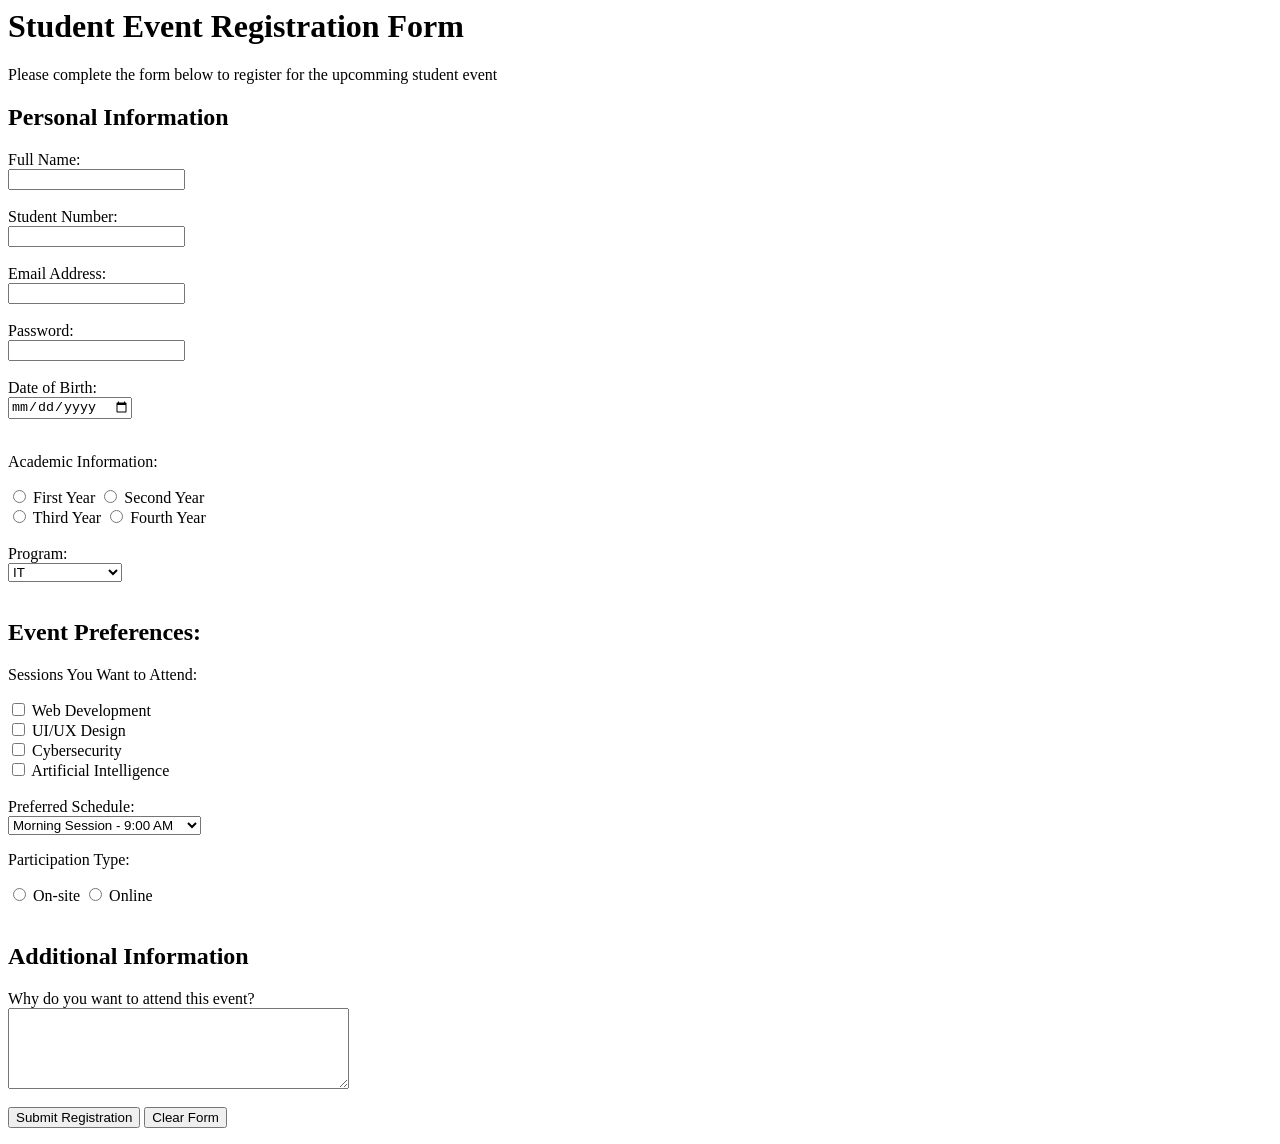
<file: school/registration.html>
<html>
<head>
    <title>Student Event Registration Form</title>
</head>

<body>

    <h1>Student Event Registration Form</h1>
		<p>Please complete the form below to register for the upcomming student event</p>
		
    <form>

        <h2>Personal Information</h2>

        <label for="fname">Full Name:</label>
		<br>
        <input type="text" id="fname" name="fname">
        <br><br>

        <label for="studentid">Student Number:</label>
		<br>
        <input type="text" id="studentid" name="studentid">
        <br><br>

        <label for="email">Email Address:</label>
		<br>
        <input type="email" id="email" name="email">
        <br><br>
        
		<label for="pass">Password:</label>
		<br>
        <input type="text" id="pass" name="pass">
        <br><br>


        <label for="birthday">Date of Birth:</label>
		<br>
        <input type="date" id="birthday" name="birthday">
        <br><br>
		
		   <p>Academic Information:</p>

        <input type="radio" id="first" name="year" value="first">
        <label for="first">First Year</label>

        <input type="radio" id="second" name="year" value="second">
        <label for="second">Second Year</label>
<br>
        <input type="radio" id="third" name="year" value="third">
        <label for="third">Third Year</label>

        <input type="radio" id="fourth" name="year" value="fourth">
        <label for="fourth">Fourth Year</label>

        <br><br>
		

        <label for="prog">Program:</label>
		<br>
        <select id="prog" name="prog">
            <option value="IT">IT</option>
            <option value="BMA">Multimedia Arts</option>
            <option value="ENG">Engineering</option>
            <option value="ARTS">Fine Arts</option>
        </select>
        <br><br>
		
		
		 <h2>Event Preferences:</h2>
			<p>Sessions You Want to Attend:</p>
        <input type="checkbox" id="web" name="activities" value="web">
        <label for="web">Web Development</label>
        <br>

        <input type="checkbox" id="uu" name="activities" value="uu">
        <label for="uu">UI/UX Design</label>
        <br>

        <input type="checkbox" id="cyb" name="activities" value="cyb">
        <label for="cyb">Cybersecurity</label>
        <br>

        <input type="checkbox" id="AI" name="activities" value="AI">
        <label for="AI">Artificial Intelligence</label>

        <br><br>
		
		        <label for="prog"> Preferred Schedule: </label>
		<br>
        <select id="prog" name="prog">
            <option value="mor">Morning Session - 9:00 AM</option>
            <option value="l">Lunch Session - 12:00 PM</option>
            <option value="a">Afternoon Session - 3:00 PM</option>
            <option value="n">Night Session - 6:00 PM</option>
        </select>
		
				   <p>Participation Type:</p>

        <input type="radio" id="OS" name="PART" value="OS">
        <label for="OS">On-site </label>

        <input type="radio" id="ON" name="PART" value="ON">
        <label for="ON">Online</label>
        <br><br>
		<h2> Additional Information</h2>
		
		        <label for="comments">Why do you want to attend this event?</label>
        <br>
        <textarea id="comments" name="comments" rows="5" cols="40"></textarea>

        <br><br>


        <input type="submit" value="Submit Registration">
        <input type="reset" value="Clear Form">
		    </form>

</body>
</html>
</file>
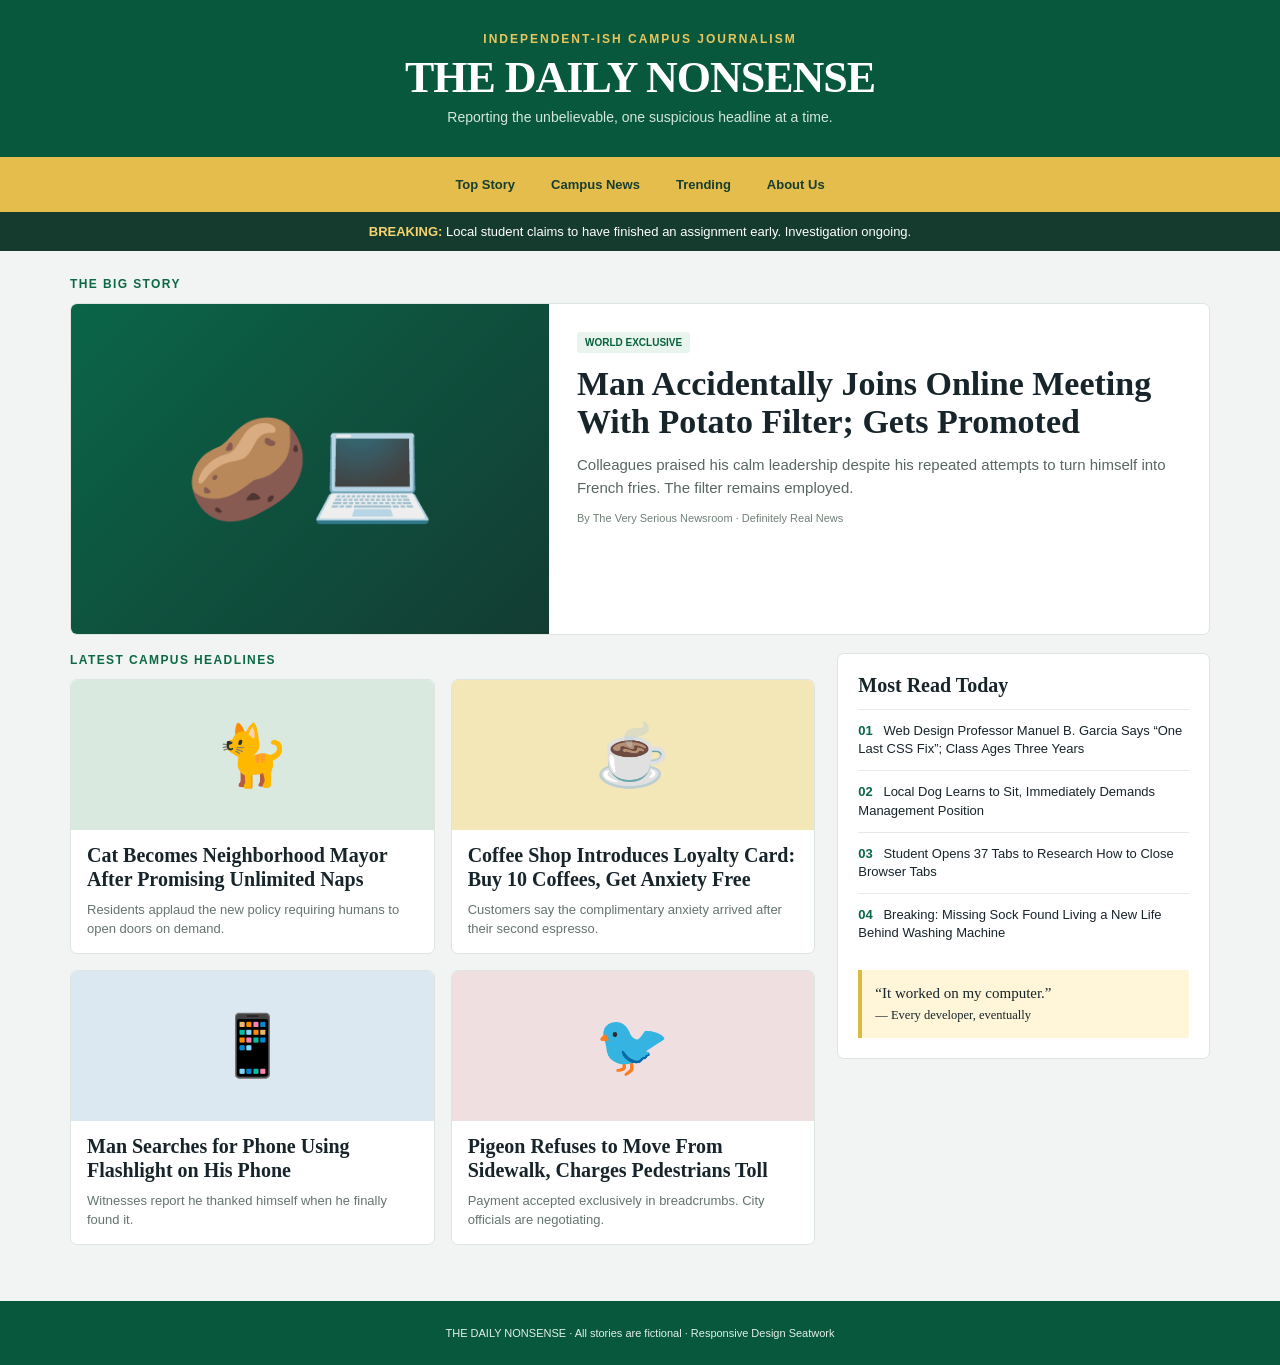
<file: school/responsive.html>
<!DOCTYPE html>
<html lang="en"><head><meta http-equiv="Content-Type" content="text/html; charset=UTF-8">

<meta name="viewport" content="width=device-width, initial-scale=1.0">
<title>The Daily Nonsense | Campus News</title>
<style>

/* BASE CSS: MOBILE DESIGN. DO NOT MODIFY THIS SECTION. */
* { box-sizing: border-box; }
body { margin: 0; font-family: Arial, sans-serif; color: #17242a; background: #f1f4f2; }
	.site-header { background: #07583d; color: white; padding: 22px 18px; text-align: center; }
	.kicker { color: #e9c65d; font-size: 11px; font-weight: bold; letter-spacing: 2px; text-transform: uppercase; }
	.site-header h1 { font-family: Georgia, serif; font-size: 32px; margin: 6px 0; letter-spacing: -1px; }
	.site-header p { font-size: 12px; margin: 0; color: #d5e6dc; }
	.navbar { background: #e4bd4d; padding: 10px 14px; text-align: center; }
	.navbar a { display: block; padding: 7px; color: #173d2e; text-decoration: none; font-weight: bold; font-size: 12px; }
	.breaking { background: #143b2e; color: white; padding: 11px 16px; font-size: 12px; text-align: center; }
	.breaking strong { color: #f4d46f; }
	.page { width: 100%; padding: 16px; margin: 0 auto; }
	.section-label { font-size: 11px; color: #0c6847; font-weight: bold; letter-spacing: 1.4px; text-transform: uppercase; margin: 0 0 10px; }
	.featured, .story, .sidebar { background: white; border: 1px solid #dde5df; border-radius: 7px; overflow: hidden; }
	.featured { margin-bottom: 18px; }
	.featured-visual { min-height: 205px; background: linear-gradient(135deg, #0a6548, #133c32); color: white; display: flex; align-items: center; justify-content: center; padding: 20px; text-align: center; }
	.featured-visual .emoji { font-size: 75px; }
	.featured-copy { padding: 20px; }
	.tag { display: inline-block; background: #e8f4ed; color: #07613d; padding: 5px 8px; border-radius: 3px; font-size: 10px; font-weight: bold; text-transform: uppercase; }
h2 { font-family: Georgia, serif; font-size: 27px; line-height: 1.12; margin: 12px 0; }
	.featured-copy p { color: #586760; font-size: 14px; line-height: 1.55; margin: 0 0 12px; }
	.byline { font-size: 11px; color: #718077; }
	.content-area { display: block; }
	.story-grid { display: grid; grid-template-columns: 1fr; gap: 14px; }
	.story { padding: 0 0 14px; }
	.story-art { height: 120px; display: flex; align-items: center; justify-content: center; font-size: 53px; background: #d9e9df; }
	.story:nth-child(2) .story-art { background: #f3e6b7; }
	.story:nth-child(3) .story-art { background: #dce8f1; }
	.story:nth-child(4) .story-art { background: #f0dfe1; }
	.story h3 { font-family: Georgia, serif; font-size: 18px; line-height: 1.22; margin: 10px 13px 7px; }
	.story p { font-size: 12px; line-height: 1.5; color: #65746d; margin: 0 13px; }
	.sidebar { display: none; padding: 18px; }
	.sidebar h3 { font-family: Georgia, serif; font-size: 20px; margin: 0 0 12px; }
	.trend { border-top: 1px solid #e5eae6; padding: 12px 0; font-size: 13px; line-height: 1.4; }
	.trend b { color: #0c6847; margin-right: 7px; }
	.quote { background: #fff5d8; border-left: 4px solid #dfb842; padding: 13px; margin-top: 15px; font-family: Georgia, serif; font-size: 15px; line-height: 1.4; }
	.site-footer { background: #07583d; color: #e2f0e8; text-align: center; font-size: 11px; padding: 22px 12px; margin-top: 24px; }

/* TABLET: Complete this media query. */
@media (min-width: 768px) {
	.site-header { padding: 28px 24px; }
	.site-header h1 { font-size: 38px; }
	.site-header p { font-size: 13px; }
	.kicker { font-size: 12px; }
	.navbar {display: flex;justify-content: center;padding: 10px 14px;  }
	.navbar a {display: inline-block;padding: 8px 14px;font-size: 13px; }
	
	.breaking { padding: 12px 18px; font-size: 13px; }
	.page { max-width: 1000px; padding: 22px 24px; }
	.section-label { font-size: 12px; margin-bottom: 12px; }

	.featured-visual { min-height: 260px; }
	.featured-visual .emoji { font-size: 90px; }
	.featured-copy { padding: 24px; }
	h2 { font-size: 31px; }
	.featured-copy p { font-size: 15px; }

	.content-area { display: block; }
	.story-grid { grid-template-columns: 1fr 1fr; gap: 18px; }
	.story-art { height: 145px; font-size: 60px; }
	.story h3 { font-size: 20px; margin: 13px 16px 8px; }
	.story p { font-size: 13px; margin: 0 16px; }
	.sidebar { display: none; }
	.site-footer { padding: 25px 16px; margin-top: 30px; }
}

/* DESKTOP: Complete this media query. */
@media (min-width: 1100px) {
	.site-header { padding: 32px 30px; }
	.site-header h1 { font-size: 44px; }
	.site-header p { font-size: 14px; }
	.navbar { padding: 11px 18px; }
	.navbar a { padding: 9px 18px; font-size: 13px; }
	.breaking { padding: 12px 24px; }
	.page { max-width: 1200px; padding: 26px 30px; }
	.featured {display: grid;grid-template-columns: 42% 58%;  }
	.featured-visual { min-height: 330px; }
	.featured-visual .emoji { font-size: 100px; }
	.featured-copy { padding: 28px; }
	h2 { font-size: 34px; }
	.content-area {display: grid;grid-template-columns: 2fr 1fr;gap: 22px;align-items: start;	}
	.story-grid { grid-template-columns: 1fr 1fr; gap: 16px; }
	.story-art { height: 150px; }
	.sidebar { display: block; padding: 20px; }
	.site-footer { padding: 26px 18px; }
}

}
</style>
</head>
<body>
<header class="site-header">
  <div class="kicker">Independent-ish Campus Journalism</div>
  <h1>THE DAILY NONSENSE</h1>
  <p>Reporting the unbelievable, one suspicious headline at a time.</p>
</header>
<nav class="navbar"><a href="https://paraverse.feutech.edu.ph/web/output.html#top-story">Top Story</a><a href="https://paraverse.feutech.edu.ph/web/output.html#latest">Campus News</a><a href="https://paraverse.feutech.edu.ph/web/output.html#trending">Trending</a><a href="https://paraverse.feutech.edu.ph/web/output.html#footer">About Us</a></nav>
<div class="breaking"><strong>BREAKING:</strong> Local student claims to have finished an assignment early. Investigation ongoing.</div>
<main class="page">
  <p class="section-label">The Big Story</p>
  <article class="featured" id="top-story">
    <div class="featured-visual"><span class="emoji" role="img" aria-label="Potato on a laptop">🥔💻</span></div>
    <div class="featured-copy">
      <span class="tag">World Exclusive</span>
      <h2>Man Accidentally Joins Online Meeting With Potato Filter; Gets Promoted</h2>
      <p>Colleagues praised his calm leadership despite his repeated attempts to turn himself into French fries. The filter remains employed.</p>
      <div class="byline">By The Very Serious Newsroom · Definitely Real News</div>
    </div>
  </article>
  <div class="content-area">
    <section class="latest" id="latest">
      <p class="section-label">Latest Campus Headlines</p>
      <div class="story-grid">
        <article class="story"><div class="story-art">🐈</div><h3>Cat Becomes Neighborhood Mayor After Promising Unlimited Naps</h3><p>Residents applaud the new policy requiring humans to open doors on demand.</p></article>
        <article class="story"><div class="story-art">☕</div><h3>Coffee Shop Introduces Loyalty Card: Buy 10 Coffees, Get Anxiety Free</h3><p>Customers say the complimentary anxiety arrived after their second espresso.</p></article>
        <article class="story"><div class="story-art">📱</div><h3>Man Searches for Phone Using Flashlight on His Phone</h3><p>Witnesses report he thanked himself when he finally found it.</p></article>
        <article class="story"><div class="story-art">🐦</div><h3>Pigeon Refuses to Move From Sidewalk, Charges Pedestrians Toll</h3><p>Payment accepted exclusively in breadcrumbs. City officials are negotiating.</p></article>
      </div>
    </section>
    <aside class="sidebar" id="trending">
      <h3>Most Read Today</h3>
      <div class="trend"><b>01</b> Web Design Professor Manuel B. Garcia Says “One Last CSS Fix”; Class Ages Three Years</div>
      <div class="trend"><b>02</b> Local Dog Learns to Sit, Immediately Demands Management Position</div>
      <div class="trend"><b>03</b> Student Opens 37 Tabs to Research How to Close Browser Tabs</div>
      <div class="trend"><b>04</b> Breaking: Missing Sock Found Living a New Life Behind Washing Machine</div>
      <div class="quote">“It worked on my computer.”<br><small>— Every developer, eventually</small></div>
    </aside>
  </div>
</main>
<footer class="site-footer" id="footer">THE DAILY NONSENSE · All stories are fictional · Responsive Design Seatwork</footer>


</body></html>
</file>
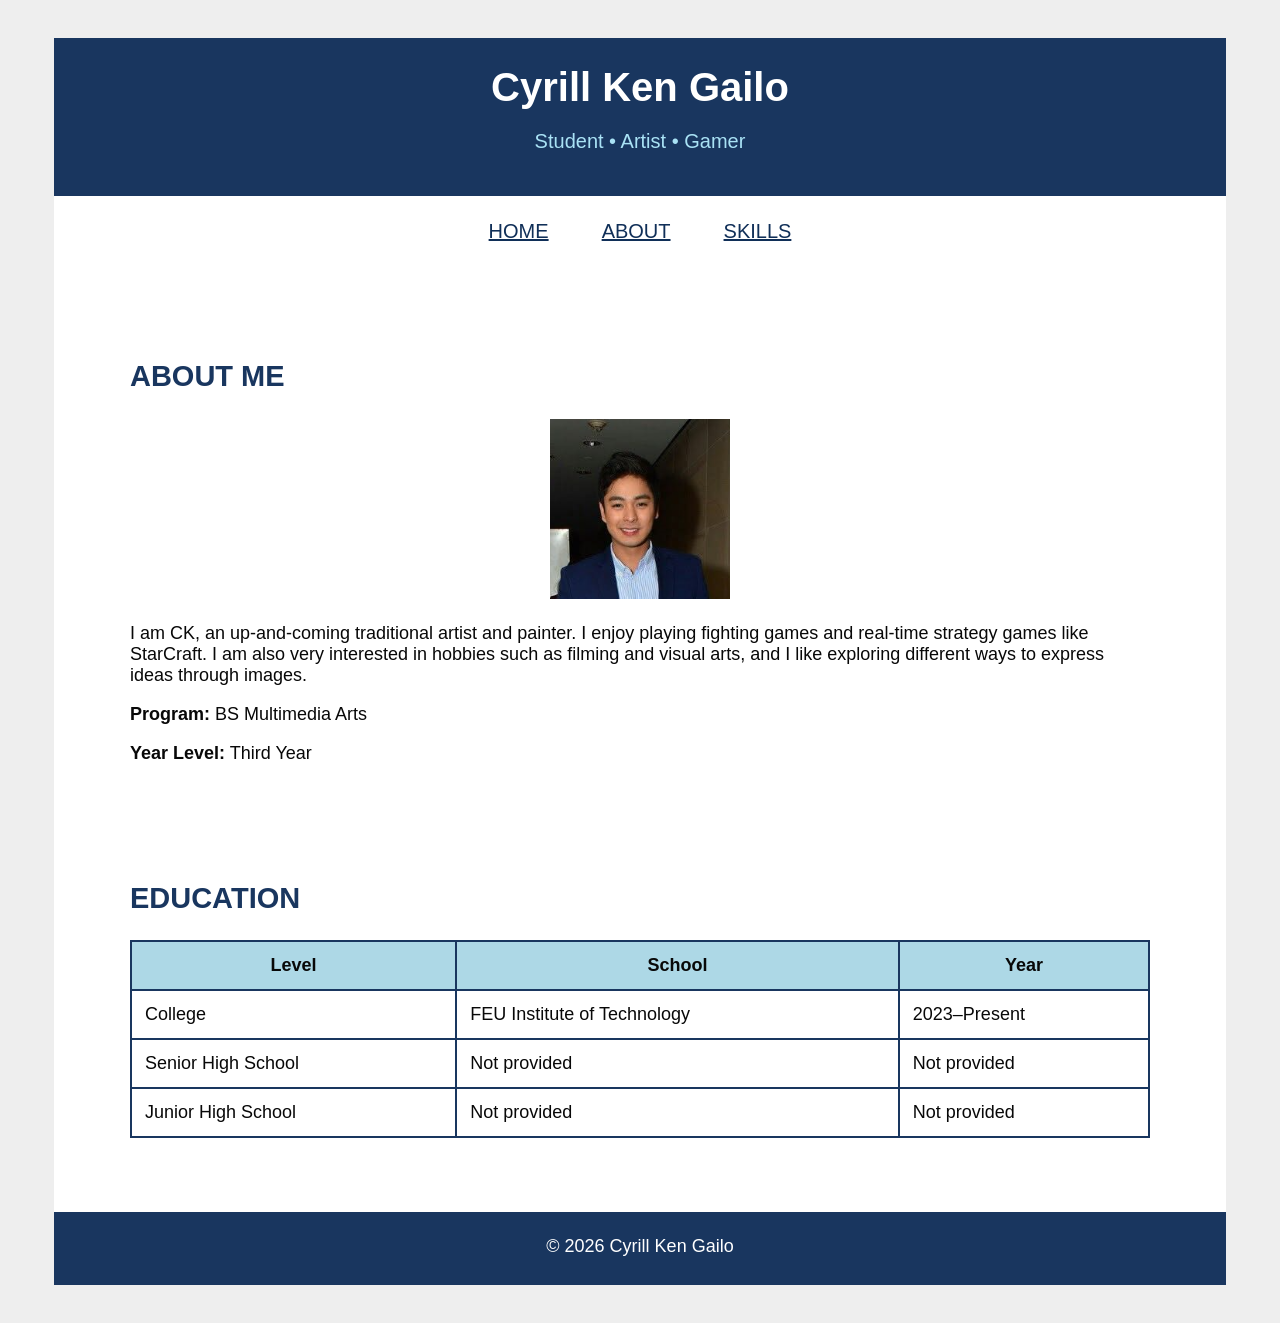
<file: school/personal-website/about.html>
<!DOCTYPE html>
<html lang="en">
<head>
    <meta charset="UTF-8">
    <meta name="viewport" content="width=device-width, initial-scale=1.0">
    <title>About | Cyrill Ken Gailo</title>
    <link rel="stylesheet" href="style.css">
</head>
<body>
    <div class="website">
        <header>
            <h1>Cyrill Ken Gailo</h1>
            <p class="tagline">Student • Artist • Gamer</p>
        </header>
        <nav>
            <a href="index.html">HOME</a>
            <a href="about.html">ABOUT</a>
            <a href="skills.html">SKILLS</a>
        </nav>
        <main class="about-content">
            <h2>ABOUT ME</h2>
            <img class="about-image" src="[data-uri]" alt="Portrait of Cyrill Ken Gailo">
            <p>I am CK, an up-and-coming traditional artist and painter. I enjoy playing fighting games and real-time strategy games like StarCraft. I am also very interested in hobbies such as filming and visual arts, and I like exploring different ways to express ideas through images.</p>
            <p><strong>Program:</strong> BS Multimedia Arts</p>
            <p><strong>Year Level:</strong> Third Year</p>

            <h2 class="education-heading">EDUCATION</h2>
            <table>
                <thead>
                    <tr><th>Level</th><th>School</th><th>Year</th></tr>
                </thead>
                <tbody>
                    <tr><td>College</td><td>FEU Institute of Technology</td><td>2023–Present</td></tr>
                    <tr><td>Senior High School</td><td>Not provided</td><td>Not provided</td></tr>
                    <tr><td>Junior High School</td><td>Not provided</td><td>Not provided</td></tr>
                </tbody>
            </table>
        </main>
        <footer><p>&copy; 2026 Cyrill Ken Gailo</p></footer>
    </div>
</body>
</html>
</file>
<file: style.css>
/* MAIN COLORS: BLACK, RED, WHITE AND GRAY */
body {
    margin: 0;
    background-color: #111111;
    color: #d0d0d0;
    font-family: Arial, sans-serif;
    font-size: 16px;
    line-height: 1.7;
}

header {
    padding: 24px 6%;
    border-bottom: 1px solid #414141;
}

.logo {
    color: #f02b25;
    font-family: Impact, 'Arial Narrow', sans-serif;
    font-size: 36px;
    text-decoration: none;
}

header p {
    margin: 0;
    color: #bbbbbb;
    font-size: 10px;
    font-weight: bold;
    letter-spacing: 2px;
}

nav {
    padding: 12px 6%;
    border-bottom: 1px solid #414141;
}

nav a {
    display: inline-block;
    padding: 8px 15px;
    color: #eeeeee;
    font-size: 13px;
    text-decoration: none;
    text-transform: uppercase;
    font-weight: bold;
}

nav a:hover {
    background-color: #333333;
}

.current {
    background-color: #bd201a;
    color: #ffffff;
}

nav a.current:hover {
    background-color: #961914;
}

main {
    width: 88%;
    max-width: 1150px;
    margin: 60px auto;
}

h1 {
    margin: 15px 0 25px;
    color: #f02b25;
    font-family: Impact, 'Arial Narrow', 'Arial Black', sans-serif;
    font-size: 86px;
    font-weight: normal;
    line-height: 1;
    text-transform: uppercase;
}

h1 span {
    color: #f02b25;
}

h2 {
    margin-top: 0;
    color: #f02b25;
    font-family: Impact, 'Arial Narrow', 'Arial Black', sans-serif;
    font-size: 38px;
    font-weight: normal;
    line-height: 1.15;
    text-transform: uppercase;
}

.label {
    color: #cccccc;
    font-size: 10px;
    font-weight: bold;
    letter-spacing: 2px;
}

a {
    color: #eeeeee;
}

img {
    max-width: 100%;
}

button {
    padding: 12px 20px;
    margin: 5px 8px 5px 0;
    background-color: #bd201a;
    color: #ffffff;
    border: 1px solid #bd201a;
    font-size: 14px;
    font-family: Arial, sans-serif;
    cursor: pointer;
}

button:hover {
    background-color: #961914;
}

.button {
    display: inline-block;
    margin: 12px 10px 12px 0;
    padding: 12px 20px;
    background-color: #bd201a;
    color: #ffffff;
    text-decoration: none;
    font-size: 14px;
}

.button:hover {
    background-color: #961914;
}

.plain-link {
    display: inline-block;
    margin: 10px 0;
    font-size: 13px;
    text-underline-offset: 4px;
}

a:focus-visible, button:focus-visible, input:focus-visible, textarea:focus-visible {
    outline: 2px solid #ffffff;
    outline-offset: 4px;
}

/* INTRODUCTION: TEXT AND MY OWN PHOTO */
.home-text {
    display: inline-block;
    width: 53%;
    margin-right: 4%;
    vertical-align: middle;
}

.home-picture {
    display: inline-block;
    width: 40%;
    vertical-align: middle;
    text-align: center;
    background-color: #1b1b1b;
    border-bottom: 6px solid #bd201a;
}

.home-picture img {
    display: block;
    width: 100%;
    height: 450px;
    object-fit: contain;
    background-color: #181818;
}

.picture-caption {
    padding: 10px;
    color: #eeeeee;
    font-size: 11px;
    font-weight: bold;
    letter-spacing: 1px;
}

.wide-box {
    padding: 30px;
    margin: 60px 0;
    border-top: 1px solid #555555;
    background-color: #181818;
}

.gray-box {
    background-color: #252525;
}

.dark-box {
    background-color: #1b1b1b;
}

/* ABOUT ME */
.page-heading {
    padding: 10px 0 25px;
    margin-bottom: 45px;
    border-bottom: 1px solid #555555;
}

.about-photo {
    display: inline-block;
    width: 30%;
    margin-right: 5%;
    vertical-align: top;
    background-color: #1b1b1b;
    border-bottom: 6px solid #bd201a;
    text-align: center;
}

.about-photo img {
    display: block;
    width: 100%;
}

.about-text {
    display: inline-block;
    width: 60%;
    vertical-align: top;
}

.small-card {
    display: inline-block;
    width: 31%;
    padding: 22px;
    margin: 10px 1% 10px 0;
    box-sizing: border-box;
    vertical-align: top;
    border-top: 3px solid #bd201a;
}

.small-card h2 {
    font-size: 30px;
}

/* MY OWN ARTWORK AND PHOTOGRAPHY */
.project-box {
    padding: 28px;
    margin-bottom: 60px;
    border-top: 1px solid #555555;
    background-color: #191919;
}

.art-image {
    display: inline-block;
    width: 47%;
    height: 430px;
    margin: 1%;
    object-fit: contain;
    vertical-align: middle;
    background-color: #d4d4d4;
}

.single-art {
    display: block;
    width: 100%;
    height: 550px;
    object-fit: contain;
    background-color: #d4d4d4;
}

.photo-card {
    display: inline-block;
    width: 47%;
    margin: 0 2% 35px 0;
    box-sizing: border-box;
    vertical-align: top;
    background-color: #1b1b1b;
}

.photo-card img {
    display: block;
    width: 100%;
    height: 420px;
    object-fit: contain;
    background-color: #1b1b1b;
}

figcaption {
    padding: 14px;
    color: #eeeeee;
    font-size: 12px;
    font-weight: bold;
    border-bottom: 3px solid #bd201a;
}

.small-text {
    font-size: 12px;
}

/* SCHOOL SCREENSHOTS: IMAGES, NOT EMBEDDED WEBPAGES */
.course-card {
    display: inline-block;
    width: 47%;
    padding: 20px;
    margin: 0 2% 35px 0;
    box-sizing: border-box;
    vertical-align: top;
    background-color: #1b1b1b;
    border-bottom: 3px solid #bd201a;
}

.course-card h2 {
    font-size: 32px;
}

.course-card .label {
    margin-top: 22px;
}

.course-screenshot {
    display: block;
    width: 100%;
    height: 320px;
    object-fit: contain;
    background-color: #ffffff;
}

/* CONTACT */
.contact-info {
    display: inline-block;
    width: 40%;
    margin-right: 5%;
    vertical-align: top;
    overflow-wrap: break-word;
}

.contact-form {
    display: inline-block;
    width: 53%;
    padding: 25px;
    box-sizing: border-box;
    vertical-align: top;
    background-color: #252525;
    border-top: 3px solid #bd201a;
}

label {
    display: block;
    margin-top: 18px;
    color: #eeeeee;
    font-weight: bold;
}

input {
    width: 100%;
    padding: 12px;
    box-sizing: border-box;
    border: 1px solid #777777;
    font-family: Arial, sans-serif;
    font-size: 16px;
    background-color: #eeeeee;
    color: #111111;
}

textarea {
    width: 100%;
    padding: 12px;
    box-sizing: border-box;
    border: 1px solid #777777;
    font-family: Arial, sans-serif;
    font-size: 16px;
    background-color: #eeeeee;
    color: #111111;
}

#form-message {
    font-weight: bold;
}

footer {
    padding: 30px 6%;
    border-top: 1px solid #555555;
    background-color: #0a0a0a;
    color: #bbbbbb;
    text-align: center;
    font-size: 12px;
}

footer p {
    margin: 4px;
}

footer a {
    color: #eeeeee;
}

/* MOBILE: PUT THE BOXES UNDER EACH OTHER */
@media (max-width: 750px) {
    h1 {
        font-size: 46px;
    }

    h2 {
        font-size: 32px;
    }

    main {
        margin-top: 35px;
    }

    nav a {
        margin-bottom: 5px;
        padding: 8px 10px;
        font-size: 13px;
    }

    .home-text {
        display: block;
        width: 100%;
        margin-right: 0;
        margin-bottom: 30px;
    }

    .home-picture {
        display: block;
        width: 100%;
        box-sizing: border-box;
    }

    .home-picture img {
        height: auto;
    }

    .about-photo {
        display: block;
        width: 100%;
        max-width: 350px;
        margin: 0 0 30px;
        box-sizing: border-box;
    }

    .about-text {
        display: block;
        width: 100%;
    }

    .small-card {
        display: block;
        width: 100%;
        margin-right: 0;
    }

    .art-image {
        display: block;
        width: 100%;
        height: 350px;
        margin: 0 0 20px;
        box-sizing: border-box;
    }

    .single-art {
        height: 400px;
        box-sizing: border-box;
    }

    .photo-card {
        display: block;
        width: 100%;
        margin-right: 0;
    }

    .photo-card img {
        height: 350px;
    }

    .course-card {
        display: block;
        width: 100%;
        margin-right: 0;
    }

    .course-screenshot {
        height: auto;
    }

    .contact-info {
        display: block;
        width: 100%;
        margin-right: 0;
        margin-bottom: 30px;
    }

    .contact-form {
        display: block;
        width: 100%;
    }

    .project-box {
        padding: 18px;
    }
}
</file>
<file: school/personal-website/style.css>
/* Shared stylesheet for all three pages */
body {
    margin: 0;
    padding: 38px 4.2%;
    background-color: #eeeeee;
    color: #080808;
    font-family: Arial, Helvetica, sans-serif;
    font-size: 18px;
}

.website {
    width: 100%;
    max-width: 1200px;
    margin: 0 auto;
    background-color: #ffffff;
}

header {
    box-sizing: border-box;
    height: 158px;
    padding: 24px 15px;
    background-color: #19365f;
    color: #ffffff;
    text-align: center;
}

header h1 {
    margin: 0;
    font-size: 40px;
    line-height: 1.25;
}

.tagline {
    margin: 18px 0 0;
    color: #a9e2f5;
    font-size: 20px;
}

nav {
    height: 68px;
    padding-top: 24px;
    box-sizing: border-box;
    text-align: center;
}

nav a {
    margin: 0 24px;
    color: #102f58;
    font-size: 20px;
}

main {
    box-sizing: border-box;
}

.home-content {
    padding: 112px 7% 95px;
    text-align: center;
}

.profile-image {
    display: block;
    width: 135px;
    height: 135px;
    margin: 0 auto;
    object-fit: cover;
    object-position: center top;
    border-radius: 50%;
}

.home-content h2 {
    margin: 22px 0 48px;
    color: #19365f;
    font-size: 30px;
}

.intro {
    margin: 0 0 45px;
    text-align: left;
}

blockquote {
    margin: 0;
    padding: 25px 18px;
    border: 2px solid #19365f;
    background-color: #add8e6;
    text-align: center;
}

.about-content {
    padding: 96px 6.5% 74px;
}

.about-content h2,
.skills-content h2 {
    margin: 0;
    color: #19365f;
    font-size: 29px;
}

.about-image {
    display: block;
    width: 180px;
    height: 180px;
    margin: 26px auto 24px;
    object-fit: cover;
    object-position: center top;
}

.about-content p {
    margin: 18px 0;
}

.education-heading {
    margin-top: 118px !important;
    margin-bottom: 25px !important;
}

table {
    width: 100%;
    border-collapse: collapse;
    font-size: 18px;
}

th, td {
    padding: 13px;
    border: 2px solid #19365f;
}

th {
    background-color: #add8e6;
    text-align: center;
}

td {
    text-align: left;
}

.skills-content {
    padding: 96px 6.5% 58px;
}

.skills-content > h2:first-child {
    margin-bottom: 20px;
}

.skill-card {
    box-sizing: border-box;
    min-height: 220px;
    margin: 0 0 20px;
    padding: 21px 18px;
    border: 2px solid #19365f;
    text-align: center;
}

.skill-card img {
    display: block;
    width: 78px;
    height: 78px;
    margin: 0 auto 18px;
    object-fit: cover;
}

.skill-card h3 {
    margin: 0 0 17px;
    font-size: 20px;
}

.skill-card p {
    margin: 0;
    font-size: 17px;
}

.interests-heading {
    margin-top: 96px !important;
    margin-bottom: 20px !important;
}

.contact-heading {
    margin-top: 94px !important;
    margin-bottom: 20px !important;
}

.skills-content p {
    margin: 18px 0;
}

.skills-content a {
    color: #19365f;
}

footer {
    box-sizing: border-box;
    min-height: 73px;
    padding: 10px;
    background-color: #19365f;
    color: #ffffff;
    text-align: center;
}

footer p {
    margin: 14px 0;
}

@media (max-width: 650px) {
    body {
        padding: 12px;
        font-size: 16px;
    }

    header {
        height: auto;
        padding: 24px 10px;
    }

    header h1 {
        font-size: 30px;
    }

    .tagline {
        font-size: 16px;
    }

    nav a {
        margin: 0 8px;
        font-size: 16px;
    }

    .home-content,
    .about-content,
    .skills-content {
        padding-left: 6%;
        padding-right: 6%;
    }

    .home-content {
        padding-top: 65px;
    }

    table {
        font-size: 13px;
    }

    th, td {
        padding: 7px;
    }
}
</file>
